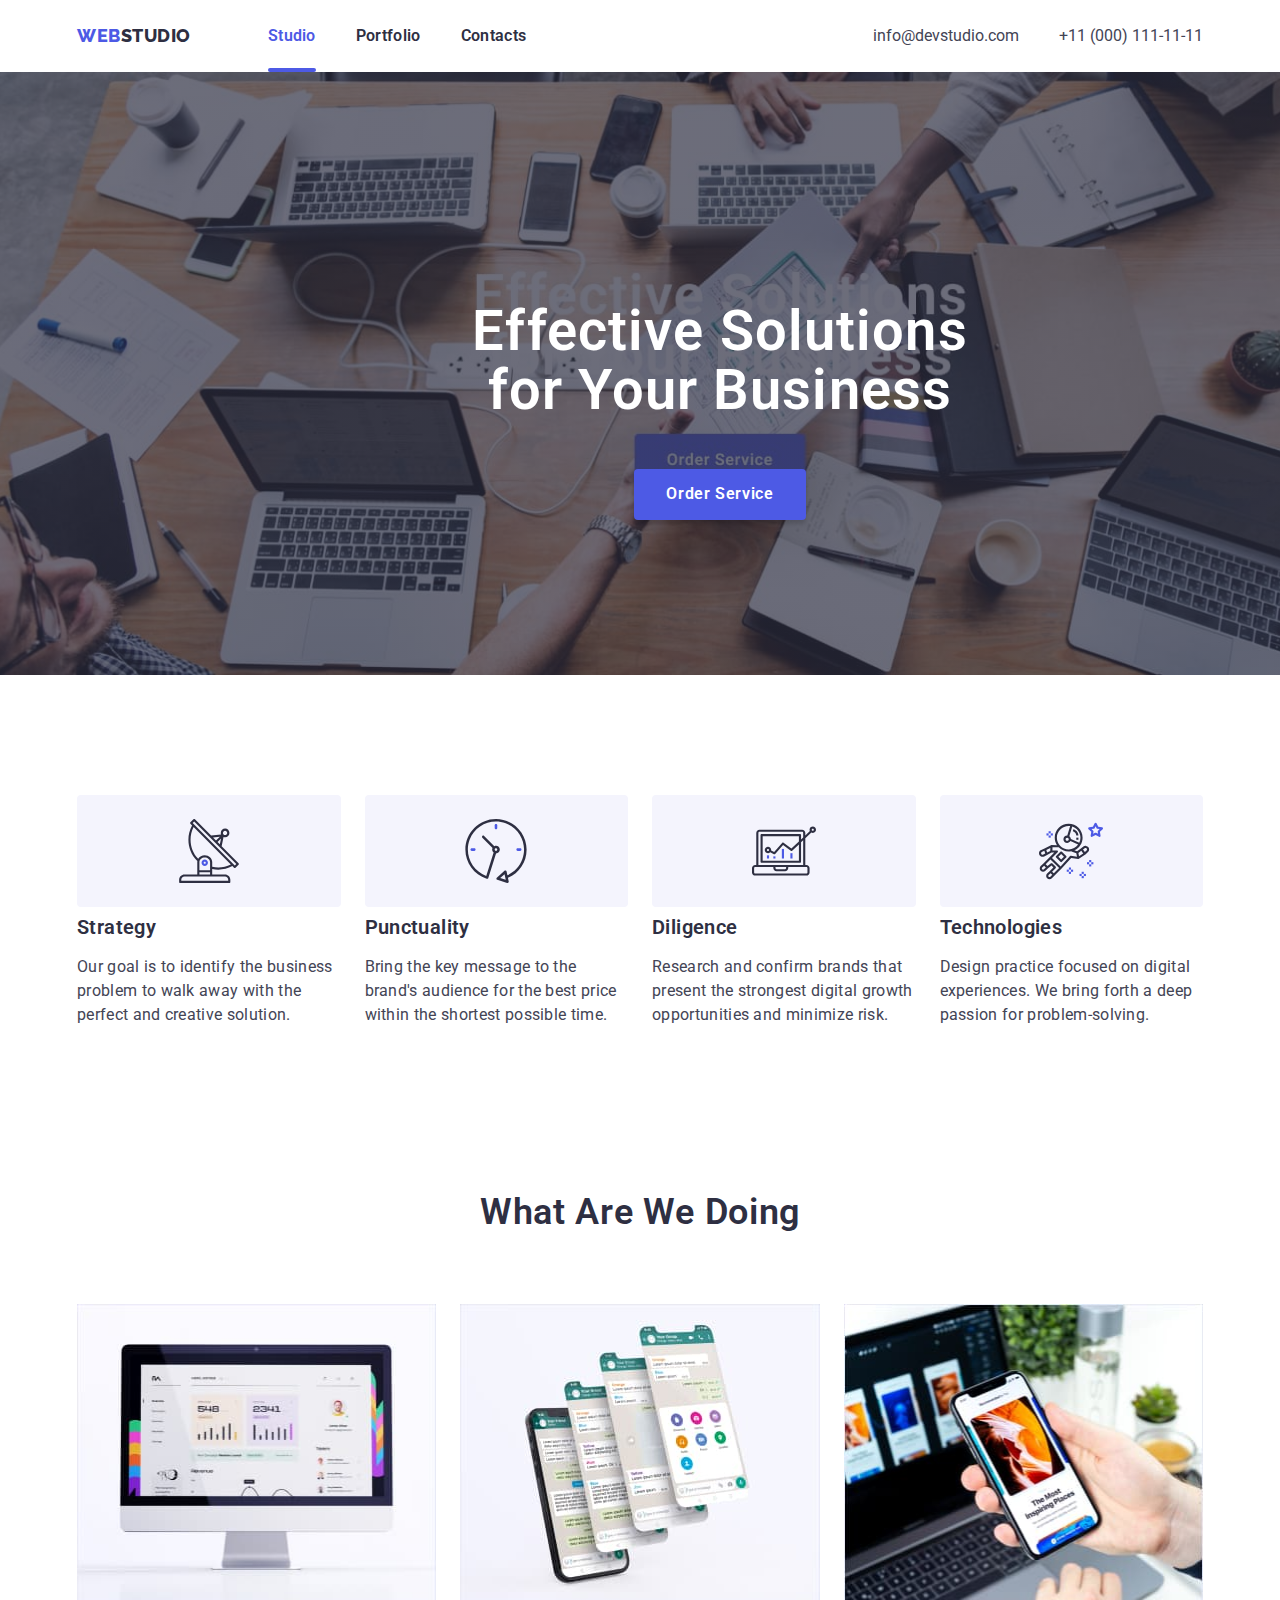
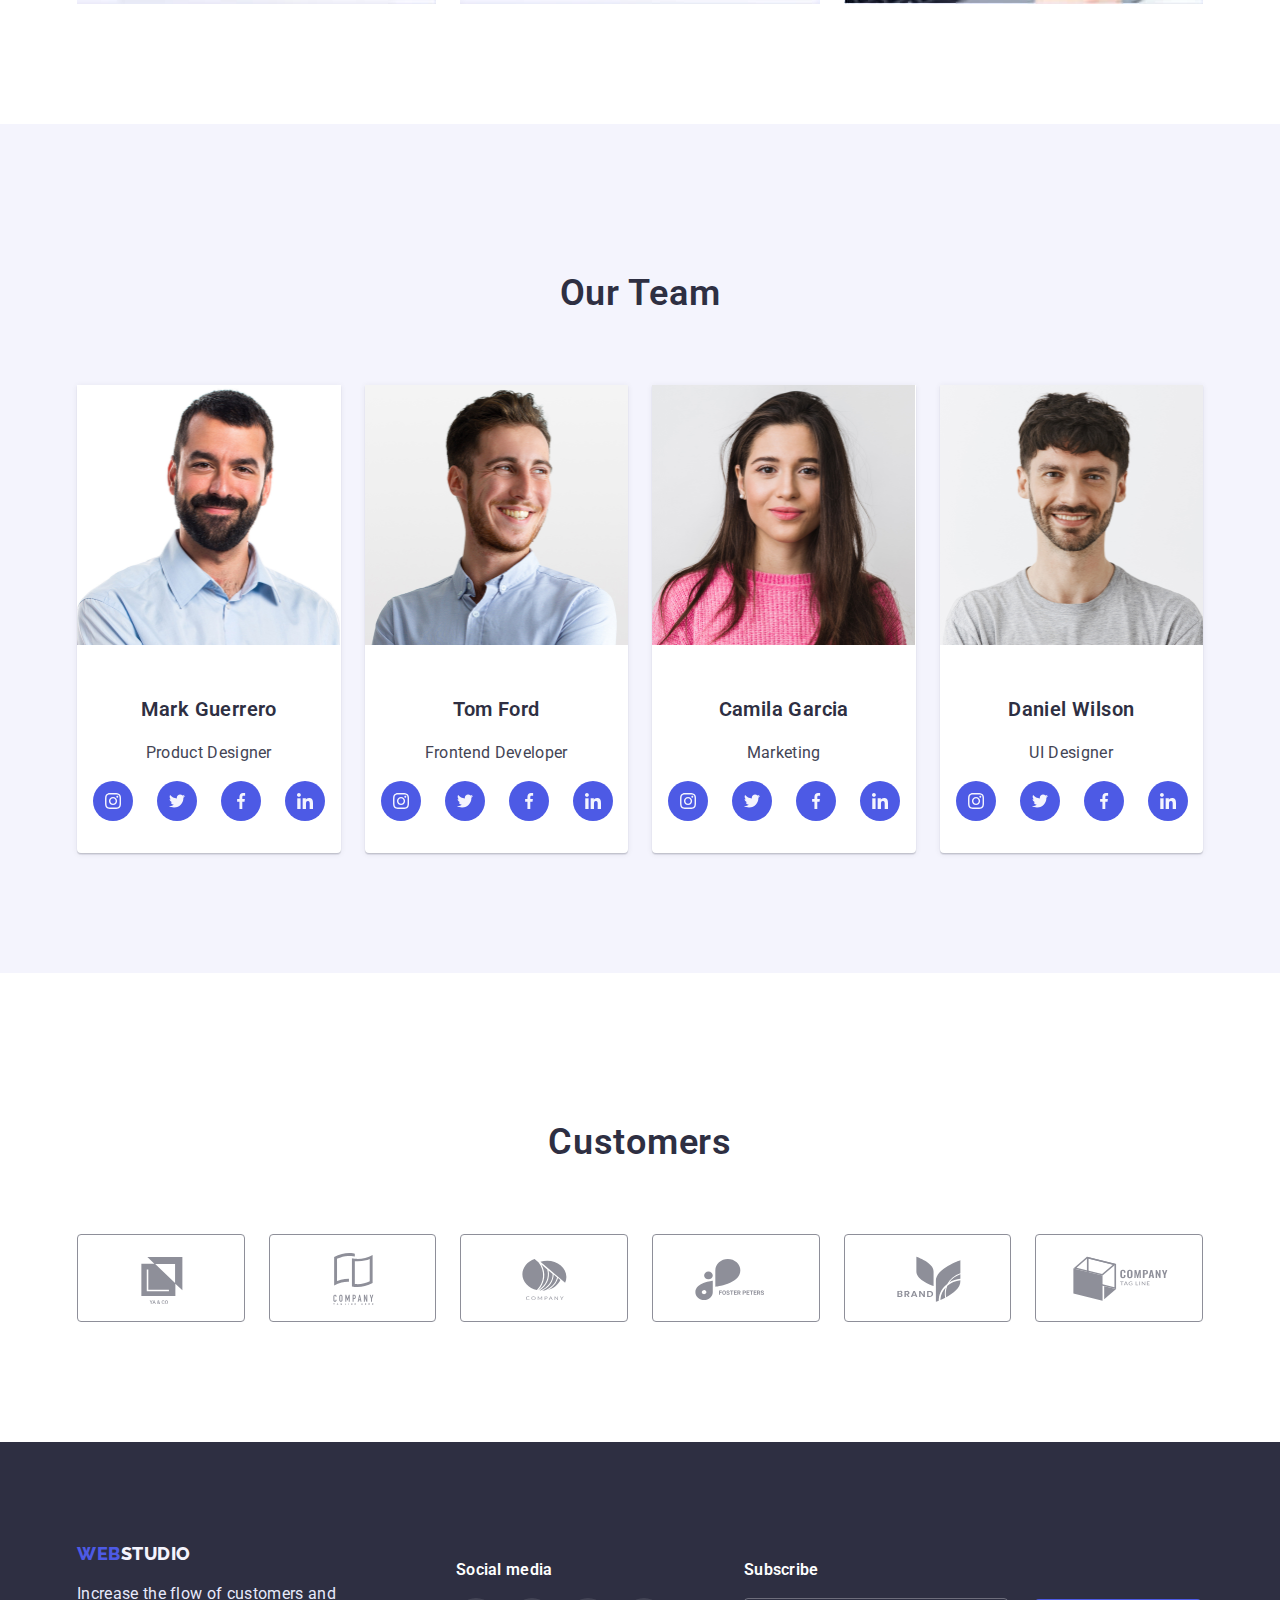
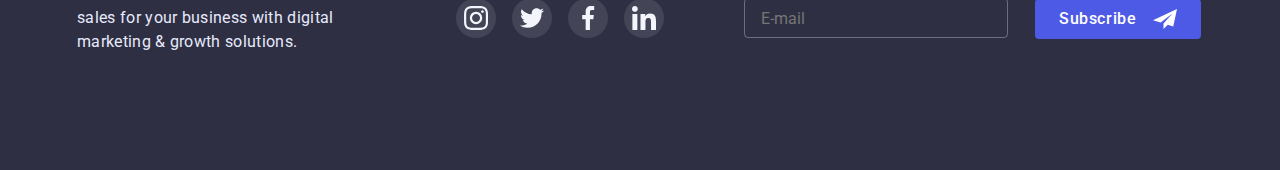
<file: index.html>
<!DOCTYPE html>
<html lang="en">
<head>
    <meta charset="UTF-8">
    <meta http-equiv="X-UA-Compatible" content="IE=edge">
    <meta name="viewport" content="width=device-width, initial-scale=1.0">
    <title>Main page</title>
    <link rel="stylesheet" href="https://cdn.jsdelivr.net/npm/modern-normalize@1.1.0/modern-normalize.min.css">
    <link href="https://fonts.googleapis.com/css2?family=Raleway:wght@700&family=Roboto:wght@400;500;700;900&display=swap" rel="stylesheet">
    <link rel="stylesheet" href="./styles/styles.css">
</head>
<body>
<!-- HEADER -->
    <header>
        <div class="container page-header-container">
            <!-- logo and sections -->
            <nav class="nav-section">
                <a class="logo" href="./index.html">Web<span class="logo-studio-up">Studio</span></a>
                <ul class="nav-list">
                    <li class="nav-list-item"><a class="nav-list-item-link nav-list-item-mobile-link current underline-studio" href="./index.html">Studio</a></li>
                    <li class="nav-list-item"><a class="nav-list-item-link nav-list-item-mobile-link" href="./portfolio.html">Portfolio</a></li>
                    <li class="nav-list-item"><a class="nav-list-item-link nav-list-item-mobile-link" href="#">Contacts</a></li>
                </ul>
            </nav>
            <button type="button" class="icon-burger-btn js-open-menu" >
                <svg class="icon-burger">
                    <use href="./images/svg/sprite-svg.svg#icon-burger"></use>
                </svg>
            </button>
            <!-- contacts -->
            <ul class="contact-list">
                <li class="contact-item"><a class="contact-item-link contact-item-mobile-link" href="mailto:info@devstudio.com">info@devstudio.com</a></li>
                <li class="contact-item"><a class="contact-item-link contact-item-mobile-link" href="tel:+110001111111">+11 (000) 111-11-11</a></li>
            </ul>
        </div>
        <!-- MOBILE MENU -->
        <div class="mobile-menu js-menu-container" >
            <div class="container mobile-menu-container js-close-menu">
                <button type="button" class="mobile-menu-close-btn" >
                    <svg class="mobile-menu-close-icon">
                        <use href="./images/svg/sprite-svg.svg#icon-close"></use>
                    </svg>
                </button>
                <ul class="nav-list-mobile">
                    <li class="nav-list-item-mobile"><a class="nav-list-item-mobile-link" href="./index.html">Studio</a></li>
                    <li class="nav-list-item-mobile"><a class="nav-list-item-mobile-link" href="./portfolio.html">Portfolio</a></li>
                    <li class="nav-list-item-mobile"><a class="nav-list-item-mobile-link" href="#">Contacts</a></li>
                </ul>
                <ul class="contact-list-mobile">
                    <li class="contact-item-mobile"><a class="contact-item-mobile-phone-link" href="tel:+110001111111">+11 (000) 111-11-11</a></li>
                    <li class="contact-item-mobile"><a class="contact-item-mobile-email-link" href="mailto:info@devstudio.com">info@devstudio.com</a></li>
                </ul>
                <div class="soc-media-div-mobile-menu">
                    <ul class="soc-media-list">
                        <li class="soc-media-list-item-mobile">
                            <a href="#" class="social-list-link-mobile">
                                <svg class="social-icon-mobile" width="24px" height="24px">
                                    <use href="./images/svg/sprite-svg.svg#icon-instagram"></use>
                                </svg>
                            </a>
                        </li>
                        <li class="soc-media-list-item-mobile">
                            <a href="#" class="social-list-link-mobile">
                                <svg class="social-icon-mobile" width="24px" height="24px">
                                    <use href="./images/svg/sprite-svg.svg#icon-twitter"></use>
                                </svg>
                            </a>
                        </li>
                        <li class="soc-media-list-item-mobile">
                            <a href="#" class="social-list-link-mobile">
                                <svg class="social-icon-mobile" width="24px" height="24px">
                                    <use href="./images/svg/sprite-svg.svg#icon-facebook"></use>
                                </svg>
                            </a>
                        </li>
                        <li class="soc-media-list-item-mobile">
                            <a href="#" class="social-list-link-mobile">
                                <svg class="social-icon-mobile" width="24px" height="24px">
                                    <use href="./images/svg/sprite-svg.svg#icon-linkedin"></use>
                                </svg>
                            </a>
                        </li>
                    </ul>
                </div>
            </div>
        
        </div>
    </header>
<!-- MAIN PART -->
    <main>
        <!-- "hero" section -->
        <section class="container hero-section background">
            <div class="hero-section-div">
                <h1 class="hero-section-title">Effective Solutions<br>for Your Business</h1>
                <button class="hero-button" data-modal-open>Order Service</button>
            </div>
        </section>
        <!-- principles section -->
        <section class="principles">
            <div class="container principles-div">
                <h2 class="principles-section-title" hidden>Our principles</h2>
                <ul class="principles-section-list">
                    <li class="principles-section-list-item">
                        <div class="principle-icon-div">
                            <svg class="principle-icon" width="64px" height="64px">
                                <use href="./images/svg/sprite-svg.svg#icon-antenna"></use>
                            </svg>
                        </div>
                        <h3 class="principles-section-list-item-header">Strategy</h3>
                        <p class="principles-section-list-item-text">Our goal is to identify the business problem to walk away with the perfect and creative solution.</p>
                    </li>
                    <li class="principles-section-list-item">
                        <div class="principle-icon-div">
                            <svg class="principle-icon" width="64px" height="64px">
                                <use href="./images/svg/sprite-svg.svg#icon-clock"></use>
                            </svg>
                        </div>
                        <h3 class="principles-section-list-item-header">Punctuality</h3>
                        <p class="principles-section-list-item-text">Bring the key message to the brand's audience for the best price within the shortest possible time.</p>
                    </li>
                    <li class="principles-section-list-item">
                        <div class="principle-icon-div">
                            <svg class="principle-icon" width="64px" height="64px">
                                <use href="./images/svg/sprite-svg.svg#icon-diagram"></use>
                            </svg>
                        </div>
                        <h3 class="principles-section-list-item-header">Diligence</h3>
                        <p class="principles-section-list-item-text">Research and confirm brands that present the strongest digital growth opportunities and minimize risk.</p>
                    </li>
                    <li class="principles-section-list-item">
                        <div class="principle-icon-div">
                            <svg class="principle-icon" width="64px" height="64px">
                                <use href="./images/svg/sprite-svg.svg#icon-astronaut"></use>
                            </svg>
                        </div>
                        <h3 class="principles-section-list-item-header">Technologies</h3>
                        <p class="principles-section-list-item-text">Design practice focused on digital experiences. We bring forth a deep passion for problem-solving.</p>
                    </li>
                </ul>
            </div>         
        </section>
        <!-- "what are we doing" section  -->
        <section class="what-we-are-doing">
            <div class="container what-we-are-doing-div">
                <h2 class="what-we-are-doing-header">What Are We Doing</h2>
                <ul class="what-we-are-doing-list">
                    <li class="img-doing-item"><img src="images/what_are_we_doing/img.jpg" alt="img1"></li>
                    <li class="img-doing-item"><img src="images/what_are_we_doing/img-1.jpg" alt="img2"></li>
                    <li class="img-doing-item"><img src="images/what_are_we_doing/img-2.jpg" alt="img3"></li>
                </ul>
            </div>
        </section>
        <!-- "our team" section -->
        <section class="our-team">
            <div class="container our-team-div container-2">
                <h2 class="our-team-header">Our Team</h2>
                <ul  class="our-team-list">
                    <li class="our-team-list-item">
                        <img 
                        class="our-team-list-item-img"
                        srcset="images/team/mobile/img-0@2x.jpg" 
                        src="images/team/mobile/img-0@1x.jpg" 
                        alt="Mark Guerrero">
                        <div class="our-team-list-item-header-and-text">
                            <h3 class="our-team-list-item-header">Mark Guerrero</h3>
                            <p class="our-team-list-item-text">Product Designer</p>
                            <ul class="social-media-list">
                                <li class="social-media-list-item">
                                    <a href="#" class="social-list-link">
                                        <svg class="social-icon" width="16px" height="16px">
                                            <use href="./images/svg/sprite-svg.svg#icon-instagram"></use>
                                        </svg>
                                    </a>
                                </li>
                                <li class="social-media-list-item">
                                    <a href="#" class="social-list-link">
                                        <svg class="social-icon" width="16px" height="16px">
                                            <use href="./images/svg/sprite-svg.svg#icon-twitter"></use>
                                        </svg>
                                    </a>
                                </li>
                                <li class="social-media-list-item">
                                    <a href="#" class="social-list-link">
                                        <svg class="social-icon" width="16px" height="16px">
                                            <use href="./images/svg/sprite-svg.svg#icon-facebook"></use>
                                        </svg>
                                    </a>
                                </li>
                                <li class="social-media-list-item">
                                    <a href="#" class="social-list-link">
                                        <svg class="social-icon" width="16px" height="16px">>
                                            <use href="./images/svg/sprite-svg.svg#icon-linkedin"></use>
                                        </svg>
                                    </a>
                                </li>
                            </ul>
                        </div>
                    </li>
                    <li class="our-team-list-item">
                        <img 
                        class="our-team-list-item-img"
                        srcset="images/team/mobile/img-1@2x.jpg"  
                        src="images/team/mobile/img-1@1x.jpg" 
                        alt="Tom Ford">
                        <div class="our-team-list-item-header-and-text">
                            <h3 class="our-team-list-item-header">Tom Ford</h3>
                            <p class="our-team-list-item-text">Frontend Developer</p>
                            <ul class="social-media-list">
                                <li class="social-media-list-item">
                                    <a href="#" class="social-list-link">
                                        <svg class="social-icon" width="16px" height="16px">
                                            <use href="./images/svg/sprite-svg.svg#icon-instagram"></use>
                                        </svg>
                                    </a>
                                </li>
                                <li class="social-media-list-item">
                                    <a href="#" class="social-list-link">
                                        <svg class="social-icon" width="16px" height="16px">
                                            <use href="./images/svg/sprite-svg.svg#icon-twitter"></use>
                                        </svg>
                                    </a>
                                </li>
                                <li class="social-media-list-item">
                                    <a href="#" class="social-list-link">
                                        <svg class="social-icon" width="16px" height="16px">
                                            <use href="./images/svg/sprite-svg.svg#icon-facebook"></use>
                                        </svg>
                                    </a>
                                </li>
                                <li class="social-media-list-item">
                                    <a href="#" class="social-list-link">
                                        <svg class="social-icon" width="16px" height="16px">>
                                            <use href="./images/svg/sprite-svg.svg#icon-linkedin"></use>
                                        </svg>
                                    </a>
                                </li>
                            </ul>
                        </div>
                    </li>
                    <li class="our-team-list-item">
                        <img 
                        class="our-team-list-item-img"
                        srcset="images/team/mobile/img-2@2x.jpg"  
                        src="images/team/mobile/img-1@2x.jpg" 
                        alt="Camila Garcia">
                        <div class="our-team-list-item-header-and-text">
                            <h3 class="our-team-list-item-header">Camila Garcia</h3>
                            <p class="our-team-list-item-text">Marketing</p>
                            <ul class="social-media-list">
                                <li class="social-media-list-item">
                                    <a href="#" class="social-list-link">
                                        <svg class="social-icon" width="16px" height="16px">
                                            <use href="./images/svg/sprite-svg.svg#icon-instagram"></use>
                                        </svg>
                                    </a>
                                </li>
                                <li class="social-media-list-item">
                                    <a href="#" class="social-list-link">
                                        <svg class="social-icon" width="16px" height="16px">
                                            <use href="./images/svg/sprite-svg.svg#icon-twitter"></use>
                                        </svg>
                                    </a>
                                </li>
                                <li class="social-media-list-item">
                                    <a href="#" class="social-list-link">
                                        <svg class="social-icon" width="16px" height="16px">
                                            <use href="./images/svg/sprite-svg.svg#icon-facebook"></use>
                                        </svg>
                                    </a>
                                </li>
                                <li class="social-media-list-item">
                                    <a href="#" class="social-list-link">
                                        <svg class="social-icon" width="16px" height="16px">>
                                            <use href="./images/svg/sprite-svg.svg#icon-linkedin"></use>
                                        </svg>
                                    </a>
                                </li>
                            </ul>
                        </div>
                    </li>
                    <li class="our-team-list-item">
                        <img 
                        class="our-team-list-item-img"
                        srcset="images/team/mobile/img-3@2x.jpg"  
                        src="images/team/mobile/img-3@1x.jpg" 
                        alt="Daniel Wilson">
                        <div class="our-team-list-item-header-and-text">
                            <h3 class="our-team-list-item-header">Daniel Wilson</h3>
                            <p class="our-team-list-item-text">UI Designer</p>
                            <ul class="social-media-list">
                                <li class="social-media-list-item">
                                    <a href="#" class="social-list-link">
                                        <svg class="social-icon" width="16px" height="16px">
                                            <use href="./images/svg/sprite-svg.svg#icon-instagram"></use>
                                        </svg>
                                    </a>
                                </li>
                                <li class="social-media-list-item">
                                    <a href="#" class="social-list-link">
                                        <svg class="social-icon" width="16px" height="16px">
                                            <use href="./images/svg/sprite-svg.svg#icon-twitter"></use>
                                        </svg>
                                    </a>
                                </li>
                                <li class="social-media-list-item">
                                    <a href="#" class="social-list-link">
                                        <svg class="social-icon" width="16px" height="16px">
                                            <use href="./images/svg/sprite-svg.svg#icon-facebook"></use>
                                        </svg>
                                    </a>
                                </li>
                                <li class="social-media-list-item">
                                    <a href="#" class="social-list-link">
                                        <svg class="social-icon" width="16px" height="16px">>
                                            <use href="./images/svg/sprite-svg.svg#icon-linkedin"></use>
                                        </svg>
                                    </a>
                                </li>
                            </ul>
                        </div>
                    </li>
                </ul>
            </div>           
        </section>
        <!-- customer's section -->
        <section class="customers-section">
            <div class="container customers-div  container-2">
                <h2 class="customers-header">Customers</h2>
                <ul class="customers-list">
                    <li class="customers-list-item">
                        <a href="#" class="customers-list-link">
                            <svg class="customers-icon">
                                <use href="./images/svg/sprite-svg.svg#icon-logo"></use>
                            </svg>
                        </a>
                    </li>
                    <li class="customers-list-item">
                        <a href="#" class="customers-list-link">
                            <svg class="customers-icon">
                                <use href="./images/svg/sprite-svg.svg#icon-logo-1"></use>
                            </svg>
                        </a>
                    </li>
                    <li class="customers-list-item">
                        <a href="#" class="customers-list-link">
                            <svg class="customers-icon">
                                <use href="./images/svg/sprite-svg.svg#icon-logo-2"></use>
                            </svg>
                        </a>
                    </li>
                    <li class="customers-list-item">
                        <a href="#" class="customers-list-link">
                            <svg class="customers-icon">
                                <use href="./images/svg/sprite-svg.svg#icon-logo-3"></use>
                            </svg>
                        </a>
                    </li>
                    <li class="customers-list-item">
                        <a href="#" class="customers-list-link">
                            <svg class="customers-icon">
                                <use href="./images/svg/sprite-svg.svg#icon-logo-4"></use>
                            </svg>
                        </a>
                    </li>
                    <li class="customers-list-item">
                        <a href="#" class="customers-list-link">
                            <svg class="customers-icon">
                                <use href="./images/svg/sprite-svg.svg#icon-logo-5"></use>
                            </svg>
                        </a>
                    </li>

                </ul>

            </div>

        </section>
    </main>
<!-- FOOTER -->
<footer class="footer">
    <div class="container footer-div container-2">
        <div class="text-and-logo-div">
            <a class="logo-footer" href="./index.html"><span class="logo-web logo-footer-desktop">Web</span><span class="logo-studio-down">Studio</span></a>
            <p class="footer-text">
                Increase the flow of customers and <br>
                sales for your business with digital <br>
                marketing & growth solutions.
            </p>
        </div>
        <div class="soc-media-div">
            <p class="soc-media-p">Social media</p>
            <ul class="soc-media-list-mobile soc-media-list-tablet soc-media-list-desktop">
                <li class="soc-media-list-item">
                    <a href="#" class="social-list-link-footer">
                        <svg class="social-icon-footer" width="24px" height="24px">
                            <use href="./images/svg/sprite-svg.svg#icon-instagram"></use>
                        </svg>
                    </a>
                </li>
                <li class="soc-media-list-item">
                    <a href="#" class="social-list-link-footer">
                        <svg class="social-icon-footer" width="24px" height="24px">
                            <use href="./images/svg/sprite-svg.svg#icon-twitter"></use>
                        </svg>
                    </a>
                </li>
                <li class="soc-media-list-item">
                    <a href="#" class="social-list-link-footer">
                        <svg class="social-icon-footer" width="24px" height="24px">
                            <use href="./images/svg/sprite-svg.svg#icon-facebook"></use>
                        </svg>
                    </a>
                </li>
                <li class="soc-media-list-item">
                    <a href="#" class="social-list-link-footer">
                        <svg class="social-icon-footer" width="24px" height="24px">>
                            <use href="./images/svg/sprite-svg.svg#icon-linkedin"></use>
                        </svg>
                    </a>
                </li>
            </ul>      
        </div>
                                     <!-- SUBSCRIBE -->
        <form class="subscribe-div">
            <label class="subscribe-label">
                <p class="subscribe-form-input-desc">Subscribe</p>
                <input 
                type="email" 
                class="subscribe-form-input" 
                name="subscribe-email" 
                required
                pattern="[a-z0-9._%+-]+@[a-z0-9.-]+\.[a-z]{2,4}$" 
                placeholder="E-mail">
            </label>
            <button type="submit" class="subscribe-form-submit">Subscribe
                <svg class="subsctibe-icon" width="24px" height="24px">
                    <use href="./images/svg/sprite-svg.svg#icon-subscribe"></use>
                </svg>
            </button>
        </form>
    </div>
</footer>
<!-- MODAL WINDOW -->
<div class="backdrop is-hidden" data-modal>
    <div class="modal-window">
        <button type="button" class="modal-close-btn" data-modal-close>
            <svg class="modal-window-close-icon">
                <use href="./images/svg/sprite-svg.svg#icon-close"></use>
            </svg>
        </button>
        <form class="modal-form">
            <p class="modal-form-text">Leave your contacts and we will call you back</p>
            <label class="modal-form-field">
                <span class="modal-form-input-decs">Name</span>
                <span class="modal-form-input-wrapper">
                    <input type="text" name="user-name" class="modal-form-input" required pattern="[a-zA-Z]+" minlength="2">
                    <svg class="modal-form-input-icon">
                        <use href="./images/svg/sprite-svg.svg#icon-person"></use>
                    </svg>
                </span>
            </label>
            <label class="modal-form-field">
                <span class="modal-form-input-decs">Phone</span>
                <span class="modal-form-input-wrapper">
                    <input type="tel" name="user-phone" class="modal-form-input" required
                        pattern="[0-9]{3}-[0-9]{3}-[0-9]{2}-[0-9]{2}" title="XXX-XXX-XX-XX">
                    <svg class="modal-form-input-icon">
                        <use href="./images/svg/sprite-svg.svg#icon-phone"></use>
                    </svg>
                </span>
            </label>
            <label class="modal-form-field">
                <span class="modal-form-input-decs">Email</span>
                <span class="modal-form-input-wrapper">
                    <input type="email" name="user-email" class="modal-form-input" required
                        pattern="[a-z0-9._%+-]+@[a-z0-9.-]+\.[a-z]{2,4}$">
                    <svg class="modal-form-input-icon">
                        <use href="./images/svg/sprite-svg.svg#icon-email"></use>
                    </svg>
                </span>
            </label>
            <label class="modal-form-field">
                <span class="modal-form-input-decs">Comment</span>
                <textarea name="user-message" class="modal-form-message" placeholder="Text input"></textarea>
            </label>
            <input id="user policy" type="checkbox" class="modal-form-check visually-hidden" name="user-policy">
            <label for="user policy" class="modal-form-check-desc">I accept the terms and conditions of the&nbsp;<a
                    href="#">Privacy Policy</a></label>
            <button type="submit" class="modal-form-submit">Send</button>
        </form>
    </div>
</div>
<script src="./js/mobile-menu.js"></script>
<script src="./js/modal.js"></script>
</body>
</html>
</file>
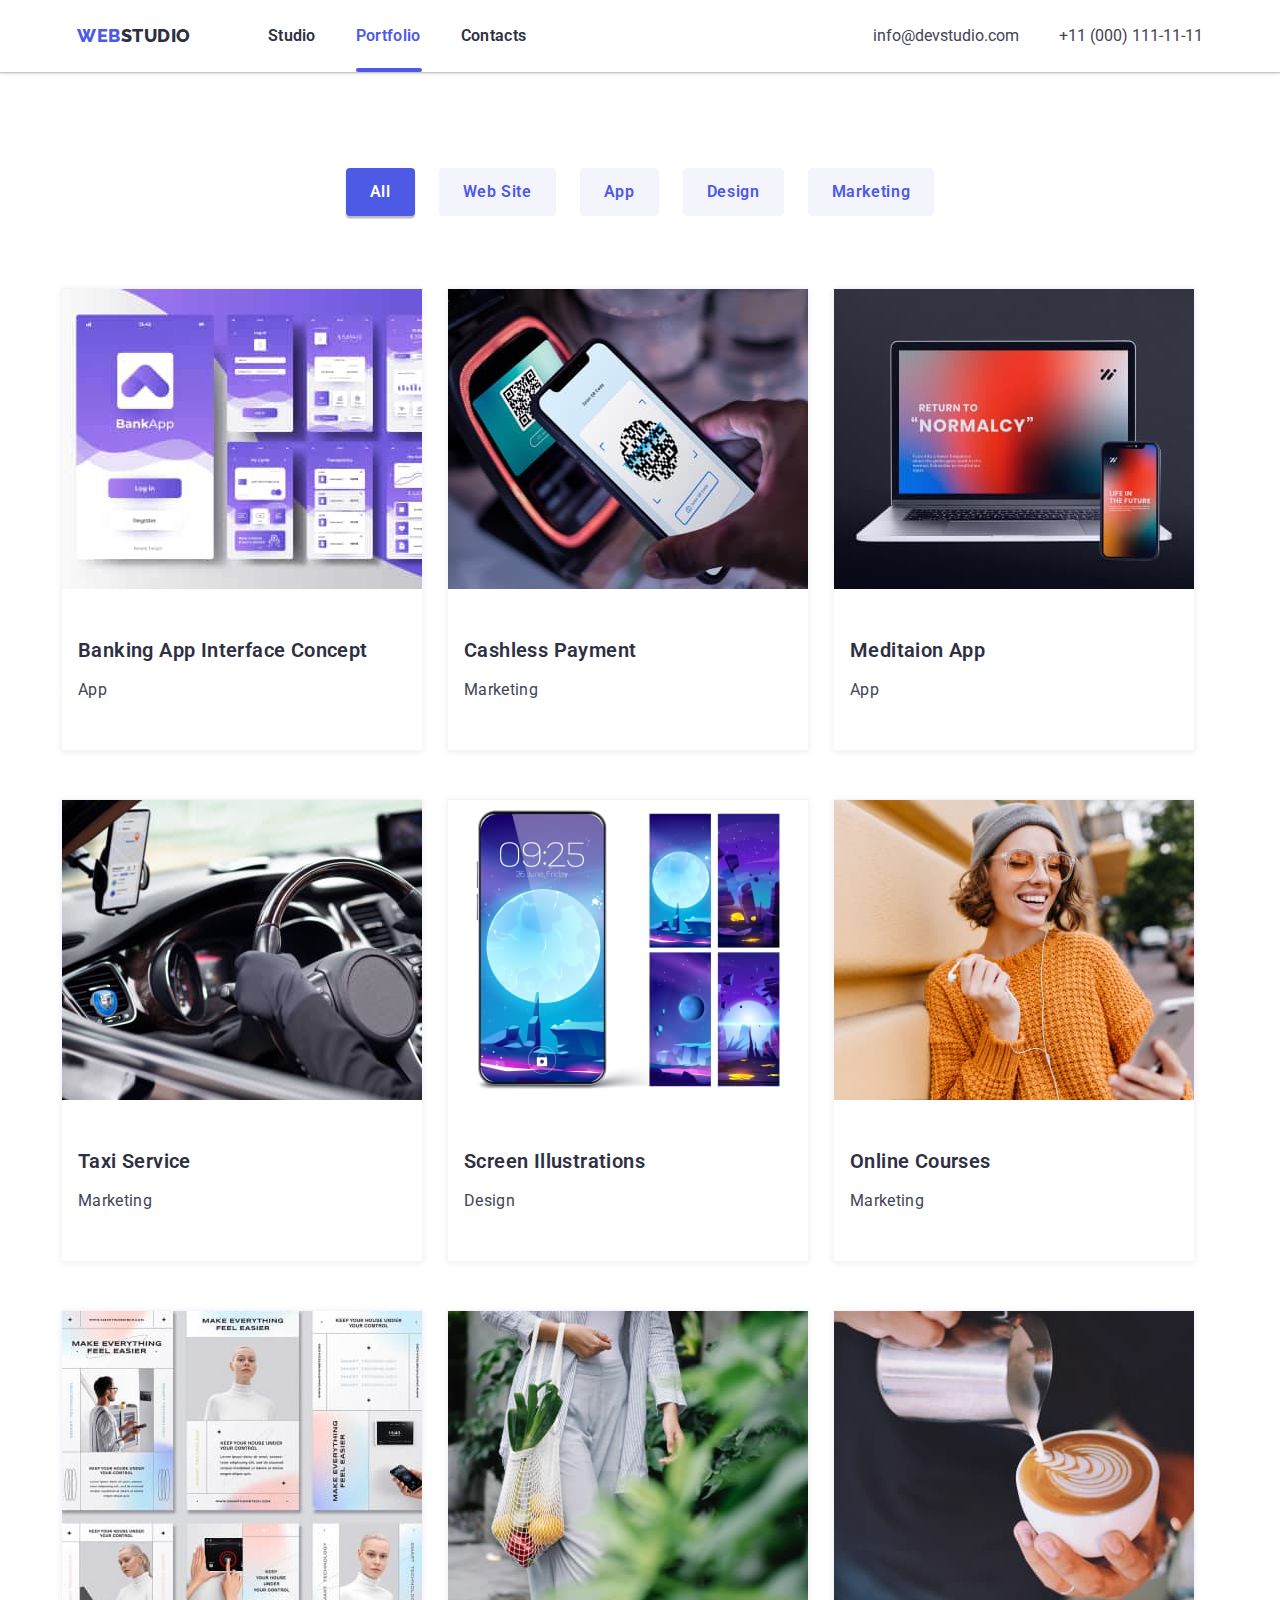
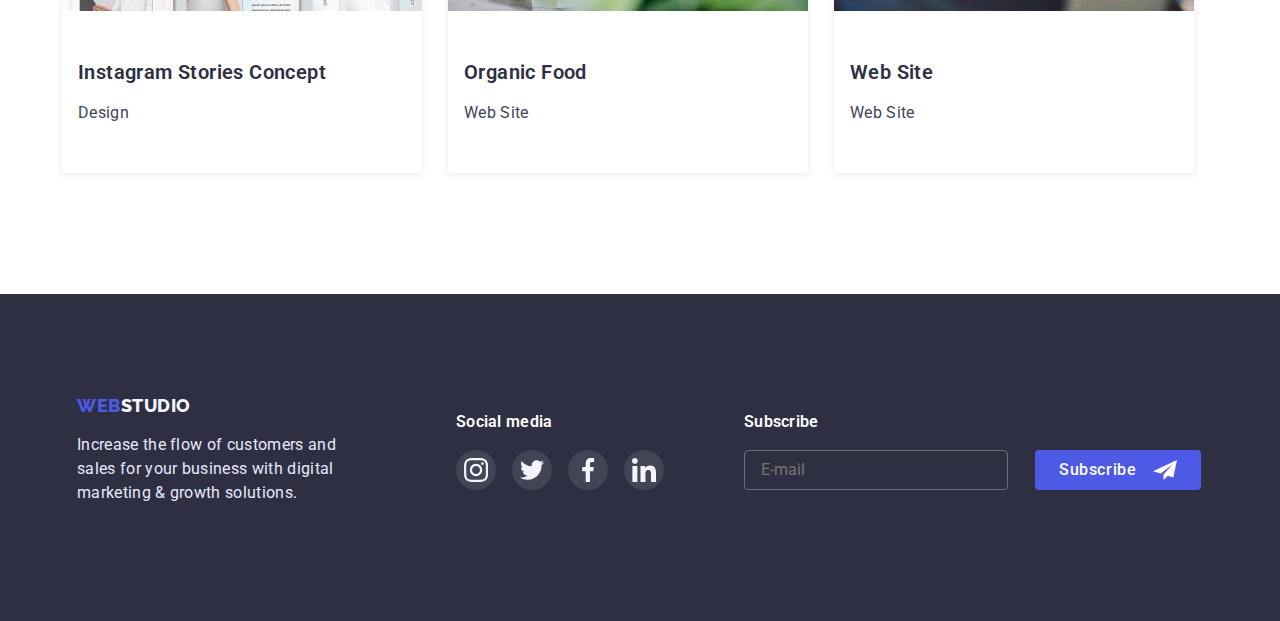
<file: portfolio.html>
<!DOCTYPE html>
<html lang="en">
    <meta charset="UTF-8">
    <meta http-equiv="X-UA-Compatible" content="IE=edge">
    <meta name="viewport" content="width=device-width, initial-scale=1.0">
    <title>Portfolio</title>
    <link rel="stylesheet" href="https://cdn.jsdelivr.net/npm/modern-normalize@1.1.0/modern-normalize.min.css">
    <link href="https://fonts.googleapis.com/css2?family=Raleway:wght@700&family=Roboto:wght@400;500;700;900&display=swap"
    rel="stylesheet">
    <link rel="stylesheet" href="./styles/styles.css">
</head>
<body>
    <!-- HEADER -->
    <header class="header-box">
        <div class="container page-header-container">
            <!-- logo and sections -->
            <nav class="nav-section">
                <a class="logo" href="./index.html">Web<span class="logo-studio-up">Studio</span></a>
                <ul class="nav-list">
                    <li class="nav-list-item"><a class="nav-list-item-link" href="./index.html">Studio</a></li>
                    <li class="nav-list-item"><a class="nav-list-item-link current underline-portfolio" href="./portfolio.html">Portfolio</a></li>
                    <li class="nav-list-item"><a class="nav-list-item-link" href="#">Contacts</a></li>
                </ul>
            </nav>
            <!-- contacts -->
            <ul class="contact-list">
                <li class="contact-item"><a class="contact-item-link" href="mailto:info@devstudio.com">info@devstudio.com</a></li>
                <li class="contact-item"><a class="contact-item-link" href="tel:+110001111111">+11 (000) 111-11-11</a></li>
            </ul>
        </div>
    </header>

    <main>
        <!-- Examples of photos -->
        <section class="gallery">
            <div class="container gallery-div">
                <h1 class="gallery-title" hidden>Gallery</h1>
                    <ul class="button-filters-list">
                        <li class="button-filters-list-item"><button class="button-filter button-filter-active" type="button">All</button></li>
                        <li class="button-filters-list-item"><button class="button-filter" type="button">Web Site</button></li>
                        <li class="button-filters-list-item"><button class="button-filter" type="button">App</button></li>
                        <li class="button-filters-list-item"><button class="button-filter" type="button">Design</button></li>
                        <li class="button-filters-list-item"><button class="button-filter" type="button">Marketing</button></li>
                    </ul>
                <ul class="gallery-list">
                    <li class="gallery-list-item">
                        <a href="#" class="gallery-list-item-link">
                            <div class="overlay-div">
                                <img src="./images/portfolio/img-1.jpg" width="360" alt="Banking App Interface Concept">
                                <div class="overlay">
                                    <p>
                                        14 Stylish and User-Friendly App Design Concepts · Task Manager App · Calorie Tracker App · Exotic Fruit Ecommerce App ·
                                        Cloud Storage App
                                    </p>
                                </div>
                            </div>
                            <div class="gallery-header-and-text">
                                <h2 class="gallery-list-title">Banking App Interface Concept</h2>
                                <p class="gallery-list-text">App</p>
                            </div>
                        </a>
                    </li>
                    <li class="gallery-list-item">
                        <a href="#" class="gallery-list-item-link">
                            <div class="overlay-div">
                                <img src="./images/portfolio/img-2.jpg" width="360" alt="Cashless Payment">
                                <div class="overlay">>
                                    <p>
                                        14 Stylish and User-Friendly App Design Concepts · Task Manager App · Calorie Tracker App · Exotic Fruit Ecommerce
                                        App ·
                                        Cloud Storage App
                                    </p>
                                </div>
                            </div>
                            <div class="gallery-header-and-text">
                                <h2 class="gallery-list-title">Cashless Payment</h2>
                                <p class="gallery-list-text">Marketing</p>
                            </div>
                        </a>
                    </li>
                    <li class="gallery-list-item">
                        <a href="#" class="gallery-list-item-link">
                            <div class="overlay-div">
                                <img src="./images/portfolio/img-3.jpg" width="360" alt="Meditaion App">
                                <div class="overlay">
                                    <p>
                                        14 Stylish and User-Friendly App Design Concepts · Task Manager App · Calorie Tracker App · Exotic Fruit Ecommerce
                                        App ·
                                        Cloud Storage App
                                    </p>
                                </div>
                            </div>
                            <div class="gallery-header-and-text">
                                <h2 class="gallery-list-title">Meditaion App</h2>
                                <p class="gallery-list-text">App</p>
                            </div>
                        </a>
                    </li>
                    <li class="gallery-list-item">
                        <a href="#" class="gallery-list-item-link">
                            <div class="overlay-div">
                                <img src="./images/portfolio/img-4.jpg" width="360" alt="Taxi Service">
                                <div class="overlay">
                                    <p>
                                        14 Stylish and User-Friendly App Design Concepts · Task Manager App · Calorie Tracker App · Exotic Fruit Ecommerce
                                        App ·
                                        Cloud Storage App
                                    </p>
                                </div>
                            </div>
                            <div class="gallery-header-and-text">
                                <h2 class="gallery-list-title">Taxi Service</h2>
                                <p class="gallery-list-text">Marketing</p>
                            </div>
                        </a>
                    </li>
                    <li class="gallery-list-item">
                        <a href="#" class="gallery-list-item-link">
                            <div class="overlay-div">
                                <img src="./images/portfolio/img-5.jpg" width="360" alt="Screen Illustrations">
                                <div class="overlay">
                                    <p>
                                        14 Stylish and User-Friendly App Design Concepts · Task Manager App · Calorie Tracker App · Exotic Fruit Ecommerce
                                        App ·
                                        Cloud Storage App
                                    </p>
                                </div>
                            </div>
                            <div class="gallery-header-and-text">
                                <h2 class="gallery-list-title">Screen Illustrations</h2>
                                <p class="gallery-list-text">Design</p>
                            </div>
                        </a>
                    </li>
                    <li class="gallery-list-item">
                        <a href="#" class="gallery-list-item-link">
                            <div class="overlay-div">
                                <img src="./images/portfolio/img-6.jpg" width="360" alt="Online Courses">
                                <div class="overlay">
                                    <p>
                                        14 Stylish and User-Friendly App Design Concepts · Task Manager App · Calorie Tracker App · Exotic Fruit Ecommerce
                                        App ·
                                        Cloud Storage App
                                    </p>
                                </div>
                            </div>
                            <div class="gallery-header-and-text">
                                <h2 class="gallery-list-title">Online Courses</h2>
                                <p class="gallery-list-text">Marketing</p>
                            </div>
                        </a>
                    </li>
                    <li class="gallery-list-item">
                        <a href="#" class="gallery-list-item-link">
                            <div class="overlay-div">
                                <img src="./images/portfolio/img-7.jpg" width="360" alt="Instagram Stories Concept">
                                <div class="overlay">
                                    <p>
                                        14 Stylish and User-Friendly App Design Concepts · Task Manager App · Calorie Tracker App · Exotic Fruit Ecommerce
                                        App ·
                                        Cloud Storage App
                                    </p>
                                </div>
                            </div>
                            <div class="gallery-header-and-text">
                                <h2 class="gallery-list-title">Instagram Stories Concept</h2>
                                <p class="gallery-list-text">Design</p>
                            </div>
                        </a>
                    </li>
                    <li class="gallery-list-item">
                        <a href="#" class="gallery-list-item-link">
                            <div class="overlay-div">
                                <img src="./images/portfolio/img-8.jpg" width="360" alt="Organic Food">
                                <div class="overlay">
                                    <p>
                                        14 Stylish and User-Friendly App Design Concepts · Task Manager App · Calorie Tracker App · Exotic Fruit Ecommerce
                                        App ·
                                        Cloud Storage App
                                    </p>
                                </div>
                            </div>
                            <div class="gallery-header-and-text">
                                <h2 class="gallery-list-title">Organic Food</h2>
                                <p class="gallery-list-text">Web Site</p>
                            </div>
                        </a>
                    </li>
                    <li class="gallery-list-item">
                        <a href="#" class="gallery-list-item-link">
                            <div class="overlay-div">
                                <img src="./images/portfolio/img-9.jpg" width="360" height="300" alt="Fresh Coffee">
                                <div class="overlay">
                                    <p>
                                        14 Stylish and User-Friendly App Design Concepts · Task Manager App · Calorie Tracker App · Exotic Fruit Ecommerce
                                        App ·
                                        Cloud Storage App
                                    </p>
                                </div>
                            </div>
                            <div class="gallery-header-and-text">
                                <h2 class="gallery-list-title">Web Site</h2>
                                <p class="gallery-list-text">Web Site</p>
                            </div>
                        </a>
                    </li>
                </ul>
            </div>
        </section>
    </main>

    <!-- FOOTER -->
<footer class="footer">
    <div class="container footer-div">
        <div class="text-and-logo-div">
            <a class="logo" href="./index.html"><span class="logo-web">Web</span><span
                    class="logo-studio-down">Studio</span></a>
            <p class="footer-text">
                Increase the flow of customers and <br>
                sales for your business with digital <br>
                marketing & growth solutions.
            </p>
        </div>
        <div class="soc-media-div">
            <p class="soc-media-p">Social media</p>
            <ul class="soc-media-list soc-media-list-desktop">
                <li class="soc-media-list-item">
                    <a href="#" class="social-list-link-footer">
                        <svg class="social-icon-footer" width="24px" height="24px">
                            <use href="./images/svg/sprite-svg.svg#icon-instagram"></use>
                        </svg>
                    </a>
                </li>
                <li class="soc-media-list-item">
                    <a href="#" class="social-list-link-footer">
                        <svg class="social-icon-footer" width="24px" height="24px">
                            <use href="./images/svg/sprite-svg.svg#icon-twitter"></use>
                        </svg>
                    </a>
                </li>
                <li class="soc-media-list-item">
                    <a href="#" class="social-list-link-footer">
                        <svg class="social-icon-footer" width="24px" height="24px">
                            <use href="./images/svg/sprite-svg.svg#icon-facebook"></use>
                        </svg>
                    </a>
                </li>
                <li class="soc-media-list-item">
                    <a href="#" class="social-list-link-footer">
                        <svg class="social-icon-footer" width="24px" height="24px">>
                            <use href="./images/svg/sprite-svg.svg#icon-linkedin"></use>
                        </svg>
                    </a>
                </li>
            </ul>
        </div>
        <form class="subscribe-div">
            <label class="subscribe-label">
                <p class="subscribe-form-input-desc">Subscribe</p>
                <input 
                type="email" 
                class="subscribe-form-input" 
                name="subscribe-email" 
                required
                pattern="[a-z0-9._%+-]+@[a-z0-9.-]+\.[a-z]{2,4}$" 
                placeholder="E-mail">
            </label>
            <button type="submit" class="subscribe-form-submit">Subscribe
                <svg class="subsctibe-icon" width="24px" height="24px">
                    <use href="./images/svg/sprite-svg.svg#icon-subscribe"></use>
                </svg>
            </button>
        </form>
    </div>     
</footer>
<script src="./js/modal.js"></script>
</body>
</html>
</file>
<file: styles/styles.css>
/* GENERAL */
:root {
    --primary-brand-color: #4D5AE5;
    --shadow-headings-color: #2E2F42;
    --success-color: #31D0AA;
    --body-text-color: #434455;
    --helper-text-color: #8E8F99;
    --accent-color: #E7E9FC;
    --light-mode-color: #F4F4FD;
    --light-background-color: #FFFFFF;
    --hero-button-click: #404BBF;
    --modal-window-bg: #FCFCFC;
    --transition-dur-and-func: cubic-bezier(0.4, 0, 0.2, 1);
}
body {
    font-family: 'Roboto', sans-serif;
    color: var(--body-text-color);
    margin: 0;
} */
                                        /* STYLES RESET */
h1, h2, h3, h4, h5, h6, p{
    margin-top: 0;
    margin-bottom: 0;
}
ul, ol {
    margin-top: 0;
    margin-bottom: 0;
    margin-left: 0;
    padding-inline-start: 0;
    list-style-type: none;
}
img{
    display:block;
    max-width: 100%;
}
button{
    cursor:pointer;
}

/* ДЛЯ МОБІЛЬНИХ */
.container {
    width: 428px;
    padding-left: 16px;
    padding-right: 16px;
    margin-left: auto;
    margin-right: auto;
}
@media screen and (min-width: 428px) and (max-width: 767px) {
    .container {
    width: 428px;
}
}
/* ДЛЯ ПЛАНШЕТІВ */
@media screen and (min-width: 768px) {
    .container {
    width: 768px;
    padding-left: 16px;
    padding-right: 16px;
    margin-left: auto;
    margin-right: auto;6
    }
}
/* ДЛЯ ДЕСКТОПІВ */
@media screen and (min-width: 1200px) {
    .container {
        width: 1158px;
    }
}
.icon-burger{
    width: 32px;
    height: 22px;
    fill: var(--shadow-headings-color);
}



/* MOBILE FIRST */

@media screen and (max-width: 767px) {

/* HEADER */
.logo,
.nav-list-item-link,
.contact-item-link {
    text-decoration: none;
}

.logo {
    font-family: 'Raleway', sans-serif;
    font-weight: 800;
    font-size: 18px;
    line-height: 1.3;
    letter-spacing: 0.03em;
    text-transform: uppercase;
    color: var(--primary-brand-color);
    margin-right: 77px;
    text-decoration: none;
    margin-right: 77px;
}

.logo-studio-up {
    font-family: 'Raleway', sans-serif;
    font-weight: 800;
    font-size: 18px;
    line-height: 1.3;
    letter-spacing: 0.03em;
    color: var(--shadow-headings-color);
}

.nav-list,
.contact-list {
    display: none;

}

.page-header-container {
    display: flex;
    align-items: center;
    justify-content: space-between;

    padding-top: 24px;
    padding-bottom: 24px;
}

.icon-burger-btn {
    background-color: transparent;
    border: none;
    padding: 0;
    line-height: 0px;
}

.mobile-menu {
    position: fixed;
    width: 100%;
    height: 100%;
    background-color: var(--light-background-color);
    top: 0;
    left: 0;
    z-index: 1000;

    transform: opacity 250ms var(--transition-dur-and-func),
        visibility 250ms var(--transition-dur-and-func);

    opacity: 0;
    visibility: hidden;
    pointer-events: none;
    overflow-y: scroll;
}

.mobile-menu.is-open {
    opacity: 1;
    visibility: visible;
    pointer-events: auto;
}

.mobile-menu-close-btn {
    background-color: var(--accent-color);
    border: 1px solid rgba(0, 0, 0, 0.1);
    width: 24px;
    height: 24px;
    padding: 0;
    border-radius: 50%;

    display: flex;
    justify-content: center;
    align-items: center;

    position: absolute;
    top: 40px;
    right: 15px;

    transition: fill 250ms var(--transition-dur-and-func),
        background-color 250ms var(--transition-dur-and-func);
}

.mobile-menu-close-icon {
    width: 8px;
    height: 8px;
}

.mobile-menu-close-btn:hover,
.mobile-menu-close-btn:focus {
    fill: var(--light-background-color);
    background-color: var(--hero-button-click);
}

.mobile-menu-container {
    position: relative;
    padding-top: 80px;
    padding-left: 40px;
    padding-bottom: 40px;
}

.nav-list-mobile {
    list-style-type: none;
    margin-top: 0;
    margin-bottom: 284px;
    margin-left: 0;
    padding-inline-start: 0;
    list-style-type: none;
}

.nav-list-item-mobile:not(:last-child) {
    margin-bottom: 40px;
}

.nav-list-item-mobile-link {
    font-weight: 700;
    font-size: 16px;
    line-height: 1.11;
    letter-spacing: 0.02em;
    color: var(--shadow-headings-color);
    text-decoration: none;

    transition: color 250ms var(--transition-dur-and-func);
}

.nav-list-item-mobile-link:hover,
.nav-list-item-mobile-link:active,
.nav-list-item-mobile-link:focus,
.contact-item-mobile-phone-link:hover,
.contact-item--mobile-phone-link:visited,
.contact-item-mobile-email-link:hover,
.contact-item--mobile-email-link:visited {
    color: var(--primary-brand-color);
}

.contact-item-mobile-phone-link {
    font-weight: 600;
    font-size: 36px;
    line-height: 1.11;
    text-decoration: none;
    letter-spacing: 0.02em;
    color: var(--body-text-color);

    transition: color 250ms var(--transition-dur-and-func);
}

.contact-item-mobile {
    transition: color 250ms var(--transition-dur-and-func);
}

.contact-item-mobile:not(:last-child) {
    margin-bottom: 40px;
}

.contact-item-mobile:hover,
.contact-item-mobile:focus {
    color: var(--primary-brand-color);
}

.contact-item-mobile-email-link {
    font-weight: 500;
    font-size: 20px;
    line-height: 1.2;
    letter-spacing: 0.02em;
    text-decoration: none;
    color: var(--body-text-color);

    transition: color 250ms var(--transition-dur-and-func);
}

.social-list-link-mobile {
    display: flex;
    justify-content: center;
    align-items: center;
    width: 40px;
    height: 40px;
    border-radius: 50%;
    background: var(--primary-brand-color);
}

.social-icon-mobile {
    fill: var(--light-background-color);
}

.soc-media-list {
    margin-top: 48px;
    display: flex;
}

.soc-media-list-item-mobile:not(:last-child) {
    margin-right: 56px;
}

/* HERO */
 .background {
     margin-left: auto;
     margin-right: auto;
     height: 432px;
     max-width: 428px;
     background-image: linear-gradient(rgba(46, 47, 66, 0.7), rgba(46, 47, 66, 0.7)), url("../images/hero/mobile/hero-mobile@1x.jpg");
     background-repeat: no-repeat;
     background-position: center;
     background-size: cover;
 }  

@media screen and (min-device-pixel-ration:2) and (max-width: 767px),
screen and (min-resolution: 192dpi) and (max-width: 767px),
screen and (min-resolution: 2dppx) and (max-width: 767px) {
    .background {
        background-image: linear-gradient(rgba(46, 47, 66, 0.7), rgba(46, 47, 66, 0.7)), url("../images/hero/mobile/hero-mobile@2x.jpg");
    }
}
.hero-section-title{
    font-weight: 700;
    font-size: 36px;
    line-height: 1.11;
    letter-spacing: 0.02em;
    color: var(--light-background-color);
    margin-bottom: ;

}
.hero-section-div {
    display: flex;
    flex-direction: column;
    align-items: center;
    justify-items: center;
}

.hero-button:hover,
.subscribe-form-submit:hover {
    background: var(--primary-brand-color);
    box-shadow: 0px 1px 6px rgba(46, 47, 66, 0.08), 0px 1px 1px rgba(46, 47, 66, 0.16), 0px 2px 1px rgba(46, 47, 66, 0.08);
}

.hero-button:active,
.subscribe-form-submit:active {
    background: var(--hero-button-click);
    box-shadow: 0px 4px 4px rgba(0, 0, 0, 0.15);
}
.hero-button {
    font-family: inherit;
    padding: 16px 32px;
    background: var(--primary-brand-color);
    box-shadow: 0px 4px 4px rgba(0, 0, 0, 0.15);
    border-radius: 4px;
    border: none;

    font-weight: 500;
    font-size: 16px;
    line-height: 1.5;
    letter-spacing: 0.04em;
    color: var(--light-background-color);
    transition: box-shadow 250ms var(--transition-dur-and-func), background-color 250ms var(--transition-dur-and-func);
}
.hero-section-div{
    padding-top: 112px;
    padding-bottom: 112px;
    text-align: center;
}


/* OUR PRINCIPLES */

.principles-section-list-item-header {
    font-weight: 700;
    font-size: 36px;
    line-height: 1.11;
    letter-spacing: 0.02em;
    color: var(--shadow-headings-color);
    text-align: center;
}

.principles-section-list-item-text {
    font-weight: 500;
    font-size: 16px;
    line-height: 1.5;
    letter-spacing: 0.02em;
    color: var(--body-text-color);
}

/* .principles-section-list {
    display: flex;
} */

/* .principles-section-list-item {
    width: calc((100% - 24px * 3) / 4);
} */

.principles-section-list-item:not(:last-child) {
    margin-bottom: 72px;
}

.principles {
    padding-top: 96px;
    padding-bottom: 96px;
}

.principles-section-list-item-header {
    margin: 8px 0px;
}

.principle-icon-div {
    height: 624px;
    display: block;
    margin-left: auto;
    margin-right: auto;
    background-color: var(--light-mode-color);
    border-radius: 4px;

    visibility: hidden;
    position: absolute;  
}

/* WHAT WE ARE DOING */
.what-we-are-doing {
    visibility: hidden;
    position: absolute;

}

/* OUR TEAM */
.our-team-header,
.customers-header {
    font-weight: 700;
    font-size: 36px;
    line-height: 1.11;
    letter-spacing: 0.02em;
    color: var(--shadow-headings-color);
    margin-bottom: 72px;
    text-align: center;
}

.our-team-list-item-header {
    font-weight: 500;
    font-size: 20px;
    line-height: 1.2;
    letter-spacing: 0.02em;
    color: var(--shadow-headings-color);
    text-align: center;
    margin: 0;
}

.our-team-list-item-text {
    font-size: 16px;
    line-height: 1.5;
    letter-spacing: 0.02em;
    color: var(--body-text-color);
}

.our-team {
    background-color: var(--light-mode-color);
    padding-top: 96px;
    padding-bottom: 128px;
}

.our-team-list-item {
    background-color: var(--light-background-color);
    box-shadow: 0px 1px 6px rgba(46, 47, 66, 0.08), 0px 1px 1px rgba(46, 47, 66, 0.16), 0px 2px 1px rgba(46, 47, 66, 0.08);
    border-radius: 0px 0px 4px 4px;
}

.our-team-list-item {
    max-width: 264px;
    margin-left: auto;
    margin-right: auto;
}

.our-team-list-item-header-and-text {
    padding: 32px 16px;
}

.our-team-list-item:not(:last-child) {
    margin-bottom: 72px;
}

.our-team-header {
    text-align: center;
}

.our-team-list {
    display: block;
}

.our-team-list-item-text {
    margin-top: 8px;
    margin-bottom: 0px;
    text-align: center;
}

.social-media-list {
    margin-top: 8px;
    display: flex;
    list-style-type: none;
}

.social-list-link {
    text-decoration: none;

}

.social-media-list-item:not(:last-child) {
    margin-right: 24px;
}

.social-list-link {
    display: flex;
    justify-content: center;
    align-items: center;
    width: 40px;
    height: 40px;
    border-radius: 50%;
    background-color: var(--primary-brand-color);
}

.social-icon {
    fill: var(--light-mode-color);
}

/* CUSTOMERS */

.customers-list {
    list-style-type: none;
    display: flex;
    flex-wrap: wrap;
}

.customers-section {
    padding: 96px 0px;
}

.customers-list-link {
    display: flex;
    height: 88px;
    justify-content: center;
    align-items: center;
    border-radius: 4px;
    border: 1px solid var(--helper-text-color);
    border-radius: 4px;
    

    transition: border 250ms var(--transition-dur-and-func);
}

.customers-list-item:not(:last-child) {
    margin-bottom: 72px;
}

.customers-list-item:nth-child(2n+1){
  margin-right: 16px;
}

.customers-list-item {
    width: calc((100% - 16px) / 2);
}

.customers-list-link:hover>.customers-icon,
.customers-list-link:focus>.customers-icon {
    fill: var(--primary-brand-color);
}

.customers-list-link:hover,
.customers-list-link:focus {
    border: 1px solid var(--primary-brand-color);
}

.customers-icon {
    fill: var(--helper-text-color);
    width: 110px;
    height: 56px;

    transition: fill 250ms var(--transition-dur-and-func)
}

/* FOOTER */

.footer {
    background-color: var(--shadow-headings-color);
    padding-top: 96px;
    padding-bottom: 96px;
}

.text-and-logo-div, .soc-media-div {
    width: 268px;
    margin-left: auto;
    margin-right: auto;
    text-align: center;
    margin-bottom: 72px;

}

.footer-text {
    font-size: 16px;
    line-height: 24px;
    letter-spacing: 0.02em;
    color: var(--accent-color);
    margin-top: 16px;
    text-align: left;
}

.logo-footer{
    font-family: 'Raleway', sans-serif;
    font-weight: 800;
    font-size: 18px;
    line-height: 1.3;
    letter-spacing: 0.03em;
    text-transform: uppercase;
    color: var(--primary-brand-color);
    text-decoration: none;
    
}

.logo-studio-down {
    font-family: 'Raleway', sans-serif;
    font-weight: 800;
    font-size: 18px;
    line-height: 1.3;
    letter-spacing: 0.03em;
    color: var(--light-mode-color);
}

.soc-media-list-mobile {
    list-style-type: none;
    display: flex;
    justify-content: center;
  
}

.soc-media-p {
    font-weight: 500;
    font-size: 16px;
    line-height: 1.5;
    letter-spacing: 0.02em;
    color: var(--light-background-color);
    margin-bottom: 16px;
}

.soc-media-list-item:not(:last-child) {
    margin-right: 16px;
}

.social-icon-footer {
    fill: var(--light-mode-color);
}

.social-list-link-footer {
    display: flex;
    justify-content: center;
    align-items: center;
    width: 40px;
    height: 40px;
    border-radius: 50%;
    background: rgba(255, 255, 255, 0.1);

    transition: background-color 250ms var(--transition-dur-and-func);
}

.social-list-link-footer:hover,
.social-list-link-footer:focus {
    background-color: var(--success-color);
}

/* SUBSCIBE */

.subscribe-form-input-desc {
    font-weight: 500;
    font-size: 16px;
    line-height: 1.5;
    letter-spacing: 0.02em;
    color: var(--light-background-color);
    margin-bottom: 16px;
    text-align: center;
}

.subscribe-form-input {
    height: 40px;
    width: 100%;
    background-color: transparent;
    justify-content: center;
 
    border: 1px solid rgba(255, 255, 255, 0.3);
    border-radius: 4px;

    margin-bottom: 16px;

    transition: border-color 250ms var(--transition-dur-and-func);
}

.subscribe-form-submit {
    font-family: inherit;
    padding: 8px 24px;

    background: var(--primary-brand-color);
    border-radius: 4px;
    border: none;

    font-weight: 500;
    font-size: 16px;
    line-height: 1.5;
    letter-spacing: 0.04em;

    color: var(--light-background-color);

    align-self: center;
    height: 40px;

    display: inline-flex;

    margin-left: calc((100% - 165px) / 2);
    margin-right: calc((100% - 165px) / 2);

    transition: box-shadow 250ms var(--transition-dur-and-func),
        background-color 250ms var(--transition-dur-and-func);
}

.subsctibe-icon {
    margin-left: 16px;
}
.subscribe-div{
    justify-content: center;
}

/* MODAL WINDOW */

.backdrop {
    position: fixed;
    z-index: 100;
    top: 0;
    left: 0;
    width: 100%;
    height: 100%;
    background-color: rgba(46, 47, 66, 0.4);

    transition: opacity 250ms var(--transition-dur-and-func), visibility 250ms var(--transition-dur-and-func);
}

.modal-window {
    width: 392px;
    height: 586px;
    background-color: var(--modal-window-bg);

    position: absolute;
    top: 50%;
    left: 50%;
    transform: translate(-50%, -50%);

    box-shadow: 0px 1px 1px rgba(0, 0, 0, 0.14), 0px 1px 3px rgba(0, 0, 0, 0.12), 0px 2px 1px rgba(0, 0, 0, 0.2);
    border-radius: 4px;

    padding: 72px 16px 24px 16px;
    overflow-y: scroll;
}

.modal-window-close-icon {
    width: 8px;
    height: 8px;
}

.modal-close-btn {
    background-color: var(--accent-color);
    border: 1px solid rgba(0, 0, 0, 0.1);
    width: 24px;
    height: 24px;
    padding: 0;
    border-radius: 50%;

    display: flex;
    justify-content: center;
    align-items: center;

    position: absolute;
    top: 24px;
    right: 24px;

    transition: fill 250ms var(--transition-dur-and-func),
        background-color 250ms var(--transition-dur-and-func);
}

.modal-close-btn:hover,
.modal-close-btn:focus {
    fill: var(--light-background-color);
    background-color: var(--hero-button-click);
}

.backdrop.is-hidden {
    opacity: 0;
    visibility: hidden;
    pointer-events: none;
}

.modal-form {
    display: flex;
    flex-direction: column;
}

.modal-form-input {
    width: 100%;
    height: 40px;
    border: 1px solid rgba(33, 33, 33, 0.2);
    border-radius: 4px;
    background-color: var(--modal-window-bg);
    padding-left: 38px;

    transition: border-color 250ms var(--transition-dur-and-func);
}

.modal-form-input-decs {
    display: block;
    font-size: 12px;
    line-height: 1.33;
    letter-spacing: 0.04em;
    color: var(--helper-text-color);
    margin-bottom: 4px;
}

.modal-form-field {
    margin-bottom: 8px;
}

.modal-form-input-icon {
    display: block;
    width: 18px;
    height: 18px;

    transition: fill 250ms var(--transition-dur-and-func);

    position: absolute;
    top: 50%;
    left: 0;
    transform: translate(0, -50%);
    left: 16px;

    fill: var(--shadow-headings-color);
}

.modal-form-input-wrapper {
    position: relative;
    display: block;
}

.modal-form-input:focus,
.modal-form-message:focus,
.subscribe-form-input:focus {
    border-color: var(--primary-brand-color);
    outline: none;
}

.modal-form-input:focus+.modal-form-input-icon {
    fill: var(--primary-brand-color);
}

.modal-form-message {
    resize: none;
    width: 100%;
    height: 120px;
    padding: 8px 16px;
    border-radius: 4px;
    background-color: var(--modal-window-bg);

    transition: border-color 250ms var(--transition-dur-and-func);


    font-size: 12px;
    line-height: 1.33;
    letter-spacing: 0.04em;

    border: 1px solid rgba(33, 33, 33, 0.2);
}

.modal-form-message::placeholder {
    color: rgba(117, 117, 117, 0.5);
}

.modal-form-check-desc::before {
    display: block;
    content: '';
    height: 16px;
    width: 16px;
    border: 1.25px solid var(--shadow-headings-color);
    border-radius: 2px;
    cursor: pointer;
    margin-right: 8px;

    transition: background-color 250ms var(--transition-dur-and-func),
        border 250ms var(--transition-dur-and-func);
}

.modal-form-check:checked+.modal-form-check-desc::before {
    background-image: url("../images/svg/checkbox.svg");
    background-color: var(--hero-button-click);
    border: none;
    background-repeat: no-repeat;
    background-position: center;
}

.modal-form-check:focus+.modal-form-check-desc::before {
    border-color: var(--primary-brand-color);
    outline: none;
}

.visually-hidden {
    position: absolute;
    width: 1px;
    height: 1px;
    margin: -1px;
    padding: 0;
    overflow: hidden;
    border: 0;
    clip: rect(0 0 0 0);
}

.modal-form-check-desc {
    display: flex;
    align-items: center;
    font-size: 12px;
    line-height: 1.33;
    letter-spacing: 0.04em;
    margin-bottom: 24px;
}

.modal-form-submit {
    font-family: inherit;
    padding: 16px 32px;
    background: var(--primary-brand-color);
    box-shadow: 0px 4px 4px rgba(0, 0, 0, 0.15);
    border-radius: 4px;
    border: none;

    font-weight: 500;
    font-size: 16px;
    line-height: 1.18;
    letter-spacing: 0.04em;
    color: var(--light-background-color);
    align-self: center;
    transition: box-shadow 250ms var(--transition-dur-and-func),
        background-color 250ms var(--transition-dur-and-func);
}

.modal-form-submit:hover,
.subscribe-form-submit:hover {
    background: var(--primary-brand-color);
    box-shadow: 0px 1px 6px rgba(46, 47, 66, 0.08), 0px 1px 1px rgba(46, 47, 66, 0.16), 0px 2px 1px rgba(46, 47, 66, 0.08);
}

.modal-form-submit:active,
.subscribe-form-submit:active {
    background: var(--hero-button-click);
    box-shadow: 0px 4px 4px rgba(0, 0, 0, 0.15);
}

.modal-form-text {
    font-weight: 500;
    font-size: 16px;
    line-height: 1.5;

    text-align: center;
    letter-spacing: 0.02em;
    color: var(--shadow-headings-color);

    margin-bottom: 16px;
}






}








/* TABLET */

@media screen and (min-width: 768px) and (max-width: 1199px) {

    .mobile-menu {
        display: none;
    }

    .icon-burger-btn {
        display: none;
    }
    
    .background {
        margin-left: auto;
        margin-right: auto;
        height: 436px;
        max-width: 768px;
        background-image: linear-gradient(rgba(46, 47, 66, 0.7), rgba(46, 47, 66, 0.7)), url("../images/hero/tablet/hero-tablet@1x.jpg");
        background-repeat: no-repeat;
        background-position: center;
        background-size: cover;
    }

    @media screen and (min-device-pixel-ration:2) and (min-width: 768px),
    screen and (min-resolution: 192dpi) and (min-width: 768px),
    screen and (min-resolution: 2dppx) and (min-width: 768px) {
        .background {
            background-image: linear-gradient(rgba(46, 47, 66, 0.7), rgba(46, 47, 66, 0.7)), url("../images/hero/tablet/hero-tablet@2x.jpg");
        }
    }
    
        /* HEADER */
    
    .logo,
    .nav-list-item-link,
    .contact-item-link {
        text-decoration: none;
    }

    .logo {
        font-family: 'Raleway', sans-serif;
        font-weight: 800;
        font-size: 18px;
        line-height: 1.3;
        letter-spacing: 0.03em;
        text-transform: uppercase;
        color: var(--primary-brand-color);
        margin-right: 77px;
        text-decoration: none;
        margin-right: 120px;
    }

    .logo-studio-up {
        font-family: 'Raleway', sans-serif;
        font-weight: 800;
        font-size: 18px;
        line-height: 1.3;
        letter-spacing: 0.03em;
        color: var(--shadow-headings-color);
    }

    .nav-list-item-link {
        font-weight: 500;
        font-size: 16px;
        line-height: 1.5;
        letter-spacing: 0.02em;
        color: var(--shadow-headings-color);

        position: relative;

        transition: color 250ms var(--transition-dur-and-func);
    }
    
    .contact-item-link {
        font-size: 12px;
        line-height: 1.33;
        color: var(--body-text-color);
        text-decoration: none;

        transition: color 250ms var(--transition-dur-and-func);
    }
    
    .nav-list,
    .contact-list,
    .button-filters-list,
    .gallery-list,
    .principles-section-list,
    .what-we-are-doing-list,
    .our-team-list {
        list-style: none;
    }

    .nav-list-item-link:hover,
    .nav-list-item-link:active,
    .nav-list-item-link:focus,
    .contact-item-link:hover,
    .contact-item-link:visited {
        color: var(--primary-brand-color);
    }
    
    .page-header-container {
        display: flex;
        align-items: center;
    }
    
    .header-box {
        box-shadow: 0px 2px 1px rgba(46, 47, 66, 0.08), 0px 1px 1px rgba(46, 47, 66, 0.16), 0px 1px 6px rgba(46, 47, 66, 0.08);
    }
    
    .nav-section,
    .nav-list {
        display: flex;
        align-items: center;
    }
    
    .contact-list {
        margin-left: auto;
        padding-top: 24px;
        padding-bottom: 9px;
    }
    
    .nav-list-item:not(:last-child) {
         margin-right: 40px;
    }
    
    .nav-list-item-link {
        display: block;
        padding-top: 24px;
        padding-bottom: 24px;
    }
    
    .current {
        color: var(--primary-brand-color);
    }
    
    .underline-portfolio::after {
        content: '';
        display: block;
        width: 66px;
        height: 4px;
        border-radius: 2px;
        background-color: var(--primary-brand-color);
    
        bottom: 0;
        left: 0;
        position: absolute;
    }
    
    .underline-studio::after {
        content: '';
        display: block;
        width: 48px;
        height: 4px;
        border-radius: 2px;
        background-color: var(--primary-brand-color);
    
        position: absolute;
        bottom: 0;
        left: 0;
    }
    
        /* HERO */
    
    .background {
        margin-left: auto;
        margin-right: auto;
        height: 436px;
        max-width: 768px;
        background-image: linear-gradient(rgba(46, 47, 66, 0.7), rgba(46, 47, 66, 0.7)), url("../images/hero/tablet/hero-tablet@1x.jpg");
        background-repeat: no-repeat;
        background-position: center;
        background-size: cover;
    }
    
    @media screen and (min-device-pixel-ration:2) and (max-width: 767px),
    screen and (min-resolution: 192dpi) and (max-width: 767px),
    screen and (min-resolution: 2dppx) and (max-width: 767px) {
        .background {background-image: linear-gradient(rgba(46, 47, 66, 0.7), rgba(46, 47, 66, 0.7)), url("../images/hero/tablet/hero-tablet@2x.jpg");
            }
    }
    
    .hero-section-title {
        font-weight: 700;
        font-size: 56px;
        line-height: 1.07;
        letter-spacing: 0.02em;
        color: var(--light-background-color);
        margin-top: 0;
        margin-bottom: 40px;
    }
    
    .hero-section-div {
        display: flex;
        flex-direction: column;
        align-items: center;
        justify-items: center;
    }
    
    .hero-button:hover,
    .subscribe-form-submit:hover {
        background: var(--primary-brand-color);
        box-shadow: 0px 1px 6px rgba(46, 47, 66, 0.08), 0px 1px 1px rgba(46, 47, 66, 0.16), 0px 2px 1px rgba(46, 47, 66, 0.08);
    }
    
    .hero-button:active,
    .subscribe-form-submit:active {
        background: var(--hero-button-click);
        box-shadow: 0px 4px 4px rgba(0, 0, 0, 0.15);
    }
    
    .hero-button {
        font-family: inherit;
        padding: 16px 32px;
        background: var(--primary-brand-color);
        box-shadow: 0px 4px 4px rgba(0, 0, 0, 0.15);
        border-radius: 4px;
        border: none;
    
        font-weight: 500;
        font-size: 16px;
        line-height: 1.5;
        letter-spacing: 0.04em;
        color: var(--light-background-color);
        transition: box-shadow 250ms var(--transition-dur-and-func), background-color 250ms var(--transition-dur-and-func);
    }
    
    .hero-section-div {
        padding-top: 112px;
        padding-bottom: 96px;
         text-align: center;
    }
    
    /* OUR PRINCIPLES */
    
    .principles-section-list-item-header {
        font-weight: 700;
        font-size: 36px;
        line-height: 1.2;
        letter-spacing: 0.02em;
        color: var(--shadow-headings-color);
    }
    
    .principles-section-list-item-text {
        font-weight: 500;
        font-size: 16px;
        line-height: 1.5;
        letter-spacing: 0.02em;
        color: var(--body-text-color);
        margin: 0;
    }
    
    .principle-icon-div {
        visibility: hidden;
        position: absolute;
    }
    
    .principles-section-list {
        display: flex;
        flex-wrap: wrap;
    }
    
    .principles-section-list-item:nth-child(-n + 2) {
         margin-bottom: 72px;
    }
    
    .principles-section-list-item {
        width: calc((100% - 24px) / 2);
    }
    
    .principles-section-list-item:nth-child(2n+1) {
        margin-right: 24px;
    
    }
    
    .principles {
        padding-top: 96px;
        padding-bottom: 96px;
    }
    
    .principles-section-list-item-header {
        margin: 8px 0px;
    }
    
        /* WHAT WE ARE DOING */
    
    .what-we-are-doing {
        visibility: hidden;
        position: absolute;
    }
    
        /* OUR TEAM */
    
    .container-2 {
        width: 552px;
        padding-left: 0;
        padding-right: 0;
    }
    
    .our-team-header,
    .customers-header {
        font-weight: 700;
        font-size: 36px;
        line-height: 1.1;
        letter-spacing: 0.02em;
        color: var(--shadow-headings-color);
        margin-bottom: 72px;
        margin-top: 0;
        text-align: center;
    }
    
    .our-team-list-item-header {
        font-weight: 500;
        font-size: 20px;
        line-height: 1.2;
        letter-spacing: 0.02em;
        color: var(--shadow-headings-color);
        text-align: center;
        margin: 0;
    }
    
    .our-team-list-item-text {
        font-size: 16px;
        line-height: 1.5;
        letter-spacing: 0.02em;
        color: var(--body-text-color);
    }
    
    .our-team {
        background-color: var(--light-mode-color);
         padding-top: 96px;
        padding-bottom: 104px;
    }
    
    .our-team-list-item {
        background-color: var(--light-background-color);
        box-shadow: 0px 1px 6px rgba(46, 47, 66, 0.08), 0px 1px 1px rgba(46, 47, 66, 0.16), 0px 2px 1px rgba(46, 47, 66, 0.08);
        border-radius: 0px 0px 4px 4px;
    }
    
    .our-team-list-item {
        width: calc((100% - 24px) / 2);
    }
    
    .our-team-list-item:nth-child(2n+1) {
        margin-right: 24px;
    }
    
    .our-team-list-item:nth-child(-n+2) {
        margin-bottom: 64px;
    }
    
    .our-team-list-item-header-and-text {
        padding: 32px 16px;
    }
    
    .our-team-list {
        display: flex;
        flex-wrap: wrap;
        align-items: center;
        justify-items: center;
    }
    
    .our-team-list-item-text {
        margin-top: 8px;
        margin-bottom: 0px;
        text-align: center;
    }
    
    .social-media-list {
        margin-top: 8px;
        display: flex;
        list-style-type: none;
        justify-content: center;
    }
    
    .social-list-link {
        text-decoration: none;
    
    }
    
    .social-media-list-item:not(:last-child) {
        margin-right: 24px;
    }
    
    .social-list-link {
        display: flex;
        justify-content: center;
        align-items: center;
        width: 40px;
        height: 40px;
        border-radius: 50%;
        background-color: var(--primary-brand-color);
    }
    
    .social-icon {
        fill: var(--light-mode-color);
    }
    
    .our-team-list-item-img {
        margin-right: 0;
    }
    
    /* CUSTOMERS */
    
    .customers-list {
        list-style-type: none;
        display: flex;
        flex-wrap: wrap;
    }
    
    .customers-section {
        padding: 96px 0px;
    }
    
    .customers-list-link {
        display: flex;
        height: 88px;
        justify-content: center;
        align-items: center;
        border-radius: 4px;
        border: 1px solid var(--helper-text-color);
        border-radius: 4px;
    
        transition: border 250ms var(--transition-dur-and-func);
    }
    
    .customers-list-item {
        margin-right: 24px;
    }
    
    .customers-list-item:nth-child(3n + 3) {
        margin-right: 0px;
    }
    
    .customers-list-item:nth-child(-n + 3) {
        margin-bottom: 64px;
    }
    
    .customers-list-item {
        width: calc((100% - 16px) / 2);
    }
    
    .customers-list-link:hover>.customers-icon,
    .customers-list-link:focus>.customers-icon {
        fill: var(--primary-brand-color);
    }
    
    .customers-list-link:hover,
    .customers-list-link:focus {
        border: 1px solid var(--primary-brand-color);
    }
    
    .customers-icon {
        fill: var(--helper-text-color);
        width: 104px;
        height: 56px;
    
        transition: fill 250ms var(--transition-dur-and-func)
    }
    
    .customers-list-item {
        width: calc((100% - 48px) / 3);
    }
    
    
    /* FOOTER */
    
    .footer-text {
        font-size: 16px;
        line-height: 24px;
        letter-spacing: 0.02em;
        color: var(--accent-color);
        margin-top: 16px;
    }
    
    .footer {
        background-color: var(--shadow-headings-color);
        padding-top: 96px;
        padding-bottom: 96px;
    }
    
    .footer-div {
        display: flex;
        flex-wrap: wrap;
    }
    
    .text-and-logo-div {
        margin-right: 24px;
    }
    
    .logo-footer {
        font-family: 'Raleway', sans-serif;
        font-weight: 800;
        font-size: 18px;
        line-height: 1.3;
        letter-spacing: 0.03em;
        text-transform: uppercase;
        color: var(--primary-brand-color);
        text-decoration: none;
    
    }
    
    .logo-studio-down {
        font-family: 'Raleway', sans-serif;
        font-weight: 800;
        font-size: 18px;
        line-height: 1.3;
        letter-spacing: 0.03em;
        color: var(--light-mode-color);
    }
    
    .soc-media-list-tablet {
        list-style-type: none;
        display: flex;
    }
    
    .soc-media-p {
        font-weight: 600;
        font-size: 16px;
        line-height: 1.5;
        letter-spacing: 0.02em;
        color: var(--light-background-color);
        margin-bottom: 16px;
        margin-top: 0;
    }
    
    .soc-media-list-item:not(:last-child) {
        margin-right: 16px;
    }
    
    .social-icon-footer {
        fill: var(--light-mode-color);
    }
    
    .social-list-link-footer {
        display: flex;
        justify-content: center;
        align-items: center;
        width: 40px;
        height: 40px;
        border-radius: 50%;
        background: rgba(255, 255, 255, 0.1);
    
        transition: background-color 250ms var(--transition-dur-and-func);
    }
    
    .social-list-link-footer:hover,
    .social-list-link-footer:focus {
        background-color: var(--success-color);
    }
    
    
    
    /* SUBSCRIBE */
    
    
    .subscribe-form-input-desc {
        font-weight: 500;
        font-size: 16px;
        line-height: 1.5;
        letter-spacing: 0.02em;
        color: var(--light-background-color);
        margin-bottom: 16px;
        text-align: left;
    }
    
    .subscribe-form-input {
        height: 40px;
        width: 264px;
        background-color: transparent;
    
        border: 1px solid rgba(255, 255, 255, 0.3);
        border-radius: 4px;
    
        padding: 8px 0px 8px 16px;
    
        margin-right: 24px;
    
        transition: border-color 250ms var(--transition-dur-and-func);
    }
    
    .subscribe-form-submit {
        font-family: inherit;
        padding: 8px 24px;
    
        background: var(--primary-brand-color);
        border-radius: 4px;
        border: none;
    
        font-weight: 500;
        font-size: 16px;
        line-height: 1.5;
        letter-spacing: 0.04em;
    
        color: var(--light-background-color);
    
        align-self: center;
        height: 40px;
    
        display: inline-flex;
    
        transition: box-shadow 250ms var(--transition-dur-and-func),
            background-color 250ms var(--transition-dur-and-func);
    }
    
    .subsctibe-icon {
        margin-left: 16px;
    }
    
    .subscribe-div {
        justify-content: center;
    }
    
    
    /* MODAL WINDOW */
    
    .backdrop {
        position: fixed;
        z-index: 100;
        top: 0;
        left: 0;
        width: 100%;
        height: 100%;
        background-color: rgba(46, 47, 66, 0.4);
    
        transition: opacity 250ms var(--transition-dur-and-func), visibility 250ms var(--transition-dur-and-func);
    }
    
    .modal-window {
        width: 408px;
        height: 586px;
        background-color: var(--modal-window-bg);
    
        position: absolute;
        top: 50%;
        left: 50%;
        transform: translate(-50%, -50%);
    
        box-shadow: 0px 1px 1px rgba(0, 0, 0, 0.14), 0px 1px 3px rgba(0, 0, 0, 0.12), 0px 2px 1px rgba(0, 0, 0, 0.2);
        border-radius: 4px;
    
        padding: 72px 16px 24px 16px;
        overflow-y: scroll;
    }
    
    .modal-window-close-icon {
        width: 8px;
        height: 8px;
    }
    
    .modal-close-btn {
        background-color: var(--accent-color);
        border: 1px solid rgba(0, 0, 0, 0.1);
        width: 24px;
        height: 24px;
        padding: 0;
        border-radius: 50%;
    
        display: flex;
        justify-content: center;
        align-items: center;
    
        position: absolute;
        top: 24px;
        right: 24px;
    
        transition: fill 250ms var(--transition-dur-and-func),
            background-color 250ms var(--transition-dur-and-func);
    }
    
    .modal-close-btn:hover,
    .modal-close-btn:focus {
        fill: var(--light-background-color);
        background-color: var(--hero-button-click);
    }
    
    .backdrop.is-hidden {
        opacity: 0;
        visibility: hidden;
        pointer-events: none;
    }
    
    .modal-form {
        display: flex;
        flex-direction: column;
    }
    
    .modal-form-input {
        width: 100%;
        height: 40px;
        border: 1px solid rgba(33, 33, 33, 0.2);
        border-radius: 4px;
        background-color: var(--modal-window-bg);
        padding-left: 38px;
    
        transition: border-color 250ms var(--transition-dur-and-func);
    }
    
    .modal-form-input-decs {
        display: block;
        font-size: 12px;
        line-height: 1.33;
        letter-spacing: 0.04em;
        color: var(--helper-text-color);
        margin-bottom: 4px;
    }
    
    .modal-form-field {
        margin-bottom: 8px;
    }
    
    .modal-form-input-icon {
        display: block;
        width: 18px;
        height: 18px;
    
        transition: fill 250ms var(--transition-dur-and-func);
    
        position: absolute;
        top: 50%;
        left: 0;
        transform: translate(0, -50%);
        left: 16px;
    
        fill: var(--shadow-headings-color);
    }
    
    .modal-form-input-wrapper {
        position: relative;
        display: block;
    }
    
    .modal-form-input:focus,
    .modal-form-message:focus,
    .subscribe-form-input:focus {
        border-color: var(--primary-brand-color);
        outline: none;
    }
    
    .modal-form-input:focus+.modal-form-input-icon {
        fill: var(--primary-brand-color);
    }
    
    .modal-form-message {
        resize: none;
        width: 100%;
        height: 120px;
        padding: 8px 16px;
        border-radius: 4px;
        background-color: var(--modal-window-bg);
    
        transition: border-color 250ms var(--transition-dur-and-func);
    
    
        font-size: 12px;
        line-height: 1.33;
        letter-spacing: 0.04em;
    
        border: 1px solid rgba(33, 33, 33, 0.2);
    }
    
    .modal-form-message::placeholder {
        color: rgba(117, 117, 117, 0.5);
    }
    
    .modal-form-check-desc::before {
        display: block;
        content: '';
        height: 16px;
        width: 16px;
        border: 1.25px solid var(--shadow-headings-color);
        border-radius: 2px;
        cursor: pointer;
        margin-right: 8px;
    
        transition: background-color 250ms var(--transition-dur-and-func),
            border 250ms var(--transition-dur-and-func);
    }
    
    .modal-form-check:checked+.modal-form-check-desc::before {
        background-image: url("../images/svg/checkbox.svg");
        background-color: var(--hero-button-click);
        border: none;
        background-repeat: no-repeat;
        background-position: center;
    }
    
    .modal-form-check:focus+.modal-form-check-desc::before {
        border-color: var(--primary-brand-color);
        outline: none;
    }
    
    .visually-hidden {
        position: absolute;
        width: 1px;
        height: 1px;
        margin: -1px;
        padding: 0;
        overflow: hidden;
        border: 0;
        clip: rect(0 0 0 0);
    }
    
    .modal-form-check-desc {
        display: flex;
        align-items: center;
        font-size: 12px;
        line-height: 1.33;
        letter-spacing: 0.04em;
        margin-bottom: 24px;
    }
    
    .modal-form-submit {
        font-family: inherit;
        padding: 16px 32px;
        background: var(--primary-brand-color);
        box-shadow: 0px 4px 4px rgba(0, 0, 0, 0.15);
        border-radius: 4px;
        border: none;
    
        font-weight: 500;
        font-size: 16px;
        line-height: 1.18;
        letter-spacing: 0.04em;
        color: var(--light-background-color);
        align-self: center;
        transition: box-shadow 250ms var(--transition-dur-and-func),
            background-color 250ms var(--transition-dur-and-func);
    }
    
    .modal-form-submit:hover,
    .subscribe-form-submit:hover {
        background: var(--primary-brand-color);
        box-shadow: 0px 1px 6px rgba(46, 47, 66, 0.08), 0px 1px 1px rgba(46, 47, 66, 0.16), 0px 2px 1px rgba(46, 47, 66, 0.08);
    }
    
    .modal-form-submit:active,
    .subscribe-form-submit:active {
        background: var(--hero-button-click);
        box-shadow: 0px 4px 4px rgba(0, 0, 0, 0.15);
    }
    
    .modal-form-text {
        font-weight: 500;
        font-size: 16px;
        line-height: 1.5;
    
        text-align: center;
        letter-spacing: 0.02em;
        color: var(--shadow-headings-color);
    
        margin-bottom: 16px;
    }



}








/* DESKTOP */

@media screen and (min-width: 1200px) {
.background {
    margin-left: auto;
    margin-right: auto;
    height: 600px;
    width: 1440px;
    background-image: linear-gradient(rgba(46, 47, 66, 0.7), rgba(46, 47, 66, 0.7)), url("../images/hero/desktop/hero-desktop@1x.jpg");
    background-repeat: no-repeat;
    background-position: center;
    background-size: cover;
}


@media screen and (min-device-pixel-ration:2) and (min-width: 1200px),
screen and (min-resolution: 192dpi) and (min-width: 1200px),
screen and (min-resolution: 2dppx) and (min-width: 1200px) {
    .background {
        background-image: linear-gradient(rgba(46, 47, 66, 0.7), rgba(46, 47, 66, 0.7)), url("../images/hero/desktop/hero-desktop@2x.jpg");
    }
}
.mobile-menu, .icon-burger-btn {
    visibility: hidden;
    position: absolute;
}
                                            /* HEADER */
.logo, .nav-list-item-link, .contact-item-link {
    text-decoration: none;
}
.logo{
    font-family: 'Raleway', sans-serif;
    font-weight: 800;
    font-size: 18px;
    line-height: 1.3;
    letter-spacing: 0.03em;
    text-transform: uppercase;
    color: var(--primary-brand-color);
    margin-right: 77px;
    text-decoration: none;
    margin-right: 77px;
    }
.logo-studio-up {
    font-family: 'Raleway', sans-serif;
    font-weight: 800;
    font-size: 18px;
    line-height: 1.3;
    letter-spacing: 0.03em;
    color: var(--shadow-headings-color);
}
.nav-list-item-link {
    font-weight: 600;
    font-size: 16px;
    line-height: 1.5;
    letter-spacing: 0.02em;
    color: var(--shadow-headings-color);

    position: relative;

    transition: color 250ms var(--transition-dur-and-func);
}
.contact-item-link {
    font-size: 16px;
    line-height: 1.5;
    color: var(--body-text-color);
    text-decoration: none;

    transition: color 250ms var(--transition-dur-and-func);
}
.nav-list, .contact-list, .button-filters-list, .gallery-list, .principles-section-list, .what-we-are-doing-list, .our-team-list {
    list-style: none;
}
.nav-list-item-link:hover, 
.nav-list-item-link:active, 
.nav-list-item-link:focus,
.contact-item-link:hover,
.contact-item-link:visited {
    color: var(--primary-brand-color);
}
.page-header-container {
    display: flex;
    align-items: center;
}
.header-box {
    box-shadow: 0px 2px 1px rgba(46, 47, 66, 0.08), 0px 1px 1px rgba(46, 47, 66, 0.16), 0px 1px 6px rgba(46, 47, 66, 0.08);
}
.nav-section,.nav-list,.contact-list {
    display: flex;
    align-items: center;
}
.contact-list {
    margin-left: auto;
}
.nav-list-item:not(:last-child),
.contact-item:not(:last-child) {
    margin-right: 40px;
}
.nav-list-item-link, .contact-item-link {
    display: block;
    padding-top: 24px;
    padding-bottom: 24px;
}
.current{
    color: var(--primary-brand-color);
}
.underline-portfolio::after{
    content: '';
    display: block;
    width: 66px;
    height: 4px;
    border-radius: 2px;
    background-color: var(--primary-brand-color); 
    
    bottom: 0;
    left: 0;
    position: absolute;
}
.underline-studio::after{
    content: '';
    display: block;
    width: 48px;
    height: 4px;
    border-radius: 2px;
    background-color: var(--primary-brand-color); 
    
    position: absolute;
    bottom: 0;
    left: 0;
}

                                        /* BUTTON-FILTERS */
.button-filter {
    font-family: inherit;
    font-weight: 600;
    font-size: 16px;
    line-height: 1.5;
    letter-spacing: 0.04em;
    color: var(--primary-brand-color);
    background-color: var(--light-mode-color);
    border: none;
    border-radius: 4px;
    padding: 12px 24px;

    transition: background-color 250ms var(--transition-dur-and-func), color 250ms var(--transition-dur-and-func), 
    border 250ms var(--transition-dur-and-func), box-shadow 250ms var(--transition-dur-and-func);
}
.button-filter:hover, .button-filter:focus, .button-filter-active {
    background-color: var(--primary-brand-color);
    color: var(--light-background-color);
    border: none;
    box-shadow: 0px 3px 1px rgba(0, 0, 0, 0.1), 0px 2px 1px rgba(0, 0, 0, 0.08), 0px 2px 2px rgba(0, 0, 0, 0.12);
}
.hero-button:hover,
.subscribe-form-submit:hover {
    background: var(--primary-brand-color);
    box-shadow: 0px 1px 6px rgba(46, 47, 66, 0.08), 0px 1px 1px rgba(46, 47, 66, 0.16), 0px 2px 1px rgba(46, 47, 66, 0.08);
}
.hero-button:active,
.subscribe-form-submit:active {
    background: var(--hero-button-click);
    box-shadow: 0px 4px 4px rgba(0, 0, 0, 0.15);

}
.hero-button{
    font-family: inherit;
    padding: 16px 32px;
    background: var(--primary-brand-color);
    box-shadow: 0px 4px 4px rgba(0, 0, 0, 0.15);
    border-radius: 4px;
    border: none;

    font-weight: 600;
    font-size: 16px;
    line-height: 1.18;
    letter-spacing: 0.04em;
    color: var(--light-background-color);
    transition: box-shadow 250ms var(--transition-dur-and-func), background-color 250ms var(--transition-dur-and-func);
   }
                                            /* HERO */
.hero-section-title {    
    font-weight: 600;
    font-size: 56px;
    line-height: 1.07;
    letter-spacing: 0.02em;
    color: var(--light-background-color);
    margin-bottom: 48px;
}
.hero-section{
    height: 603px;
    text-align: center;
    padding-top: 192px;
    padding-bottom: 192px;
 }
.hero-section-div{
    display: flex;
    flex-direction: column;
    align-items: center;
    justify-items: center;
}

                                            /* PRINCIPLES */
.principles-section-list-item-header {
    font-weight: 600;
    font-size: 20px;
    line-height: 1.2;
    letter-spacing: 0.02em;
    color: var(--shadow-headings-color);
}
.principles-section-list-item-text {
    font-size: 16px;
    line-height: 1.5;
    letter-spacing: 0.02em;
    color: var(--body-text-color);
}
.principles-section-list{
    display: flex;
}
.principles-section-list-item{
    width: calc((100% - 24px * 3) / 4);
}
.principles-section-list-item:not(:last-child){
    margin-right: 24px;
}
.principles{
    padding-top: 120px;
    padding-bottom: 120px;
}
.principles-section-list-item-header{
    margin: 8px 0px;
}
.principle-icon-div{
    height: 112px;
    display: flex;
    justify-content: center;
    align-items: center;
    background-color: var(--light-mode-color);
    border-radius: 4px;
}
                                        /* WHAT WE ARE DOING */
.what-we-are-doing-header, .our-team-header, .customers-header {
    font-weight: 600;
    font-size: 36px;
    line-height: 1.1;
    letter-spacing: 0.02em;
    color: var(--shadow-headings-color);
    margin-bottom: 72px;
    text-align: center;
}
.what-we-are-doing{
    padding-bottom: 120px;
}
.what-we-are-doing-div {
    display: flex;
    flex-direction: column;
    align-items: center;
    justify-items: center;
}
.what-we-are-doing-list{
    display: flex;
}
.img-doing-item:not(:last-child){
    margin-right: 24px;
}
.img-doing-item{
    width: calc((100% - 24px * 2) / 3);
}
                                                /* OUR TEAM */

.container-2{
    width: 1158px;
    padding-left: 16px;
    padding-right: 16px;
    margin-left: auto;
    margin-right: auto;
}

.our-team-list-item-header{
    font-weight: 600;
    font-size: 20px;
    line-height: 1.2;
    letter-spacing: 0.02em;
    color: var(--shadow-headings-color);
    text-align: center;
}
.our-team-list-item-text{
    font-size: 16px;
    line-height: 1.5;
    letter-spacing: 0.02em;
    color: var(--body-text-color);
}
.our-team{
    background-color: var(--light-mode-color);
    padding-top: 120px;
    padding-bottom: 120px;
}
.our-team-list-item{
    background-color: var(--light-background-color);
    box-shadow: 0px 1px 6px rgba(46, 47, 66, 0.08), 0px 1px 1px rgba(46, 47, 66, 0.16), 0px 2px 1px rgba(46, 47, 66, 0.08);
    border-radius: 0px 0px 4px 4px;
    margin-bottom: 0;
}
.our-team-list-item{
    width: calc((100% - 24px * 3) / 4);
}

.our-team-list-item-header-and-text{
    padding: 32px 16px;
}

.our-team-list-item:not(:last-child){
    margin-right: 24px;
}
.our-team-header{
    text-align: center;
}
.our-team-list{
    display: flex;
    align-items: center;
    justify-items: center;
}
.our-team-list-item-text{
    margin-top: 8px;
    text-align: center;
}
.social-media-list{
    margin-top: 8px;
    display: flex;
    list-style-type:none;
}
.social-list-link{
   text-decoration:none;
   
}
.social-media-list-item:not(:last-child){
    margin-right: 24px;
}
.social-list-link{
    display: flex;
    justify-content: center;
    align-items: center;
    width: 40px;
    height: 40px;
    border-radius: 50%;
    background-color: var(--primary-brand-color);
}
.social-icon{
    fill: var(--light-mode-color);
}

                                        /* GALLERY */
.gallery-list-title{
    font-weight: 600;
    font-size: 20px;
    line-height: 1.2;
    letter-spacing: 0.02em;
    color: var(--shadow-headings-color);
}
.gallery-title{
    text-align: center;
}
.gallery-list-text{
    font-size: 16px;
    line-height: 1.5;
    letter-spacing: 0.02em;
    color: var(--body-text-color);
    margin-top: 8px;
}
.button-filters-list{
    display: flex;
    justify-content:center;
    margin-bottom: 72px;
}
.button-filters-list-item:not(:last-child){
    margin-right: 24px;
}
.gallery-list-item{
    margin-bottom: 48px;
    margin-right: 24px;
    border: 0.5px solid var(--light-mode-color);
    box-shadow: 0px 1px 6px rgba(46, 47, 66, 0.08);

    transition: border 250ms var(--transition-dur-and-func), box-shadow 250ms var(--transition-dur-and-func),
     transform 250ms var(--transition-dur-and-func);
}
.gallery-list-item:hover, .gallery-list-item-link:hover, .gallery-list-item:focus {
    border: 0.5px solid var(--light-mode-color);
    box-shadow: 0px 1px 6px rgba(46, 47, 66, 0.08), 0px 1px 1px rgba(46, 47, 66, 0.16), 0px 2px 1px rgba(46, 47, 66, 0.08);
}
.gallery-list-item-link:hover .overlay{
    transform: translate(0, 0);
}
.gallery{
    padding-top: 96px;
    padding-bottom: 120px;
}
.gallery-div{
    padding-left: 0;
    padding-right: 0;
}

.gallery-list{
    display: flex;
    flex-wrap: wrap;    
    margin-right: -24px;
    margin-bottom: -48px;
}
.gallery-header-and-text{
    padding: 32px 16px;
}
.overlay-div{
    position: relative;
    overflow: hidden;
}
.overlay{
    font-size: 16px;
    line-height: 1.5;
    letter-spacing: 0.02em;

    color: var(--light-mode-color);
    background-color: var(--primary-brand-color);

    padding-top: 40px;
    padding-left: 32px;
    padding-right: 32px;
    width: 100%;
    height: 100%;

    position: absolute;
    left: 0;
    top: 0;

    overflow: auto;
    transform: translate(0, 100%);

    transition: transform 250ms var(--transition-dur-and-func);
}
.gallery-list-item-link{
    text-decoration: none;
}
                                    /* CUSTOMERS */
.customers-list{
    list-style-type: none;
    display: flex;
}
.customers-section{
    padding: 120px 0px;
}
.customers-list-link{
    display: flex;
    height: 88px;
    justify-content: center;
    align-items: center;
    border-radius: 4px; 
    border: 1px solid var(--helper-text-color);
    border-radius: 4px;

    transition: border 250ms var(--transition-dur-and-func);
}
.customers-list-item:not(:last-child){
    margin-right: 24px;
}
.customers-list-item{
    width: calc((100% - 120px) / 6);
}

.customers-list-link:hover>.customers-icon, .customers-list-link:focus>.customers-icon{
    fill: var(--primary-brand-color);
}
.customers-list-link:hover, .customers-list-link:focus{
    border: 1px solid var(--primary-brand-color);
}
.customers-icon{
    fill: var(--helper-text-color);
    width: 104px;
    height: 56px;
    /* padding: 16px 32px; */

    transition: fill 250ms var(--transition-dur-and-func)
}
                                        /* FOOTER */
.footer-text {
    font-size: 16px;
    line-height: 24px;
    letter-spacing: 0.02em;
    color: var(--accent-color);
    margin-top: 16px;
}
.footer {
    background-color: var(--shadow-headings-color);
    padding-top: 100px;
    padding-bottom: 100px;
}
.footer-div{
    display: flex;
}
.text-and-logo-div{
    margin-right: 120px;
}

.logo-footer {
    font-family: 'Raleway', sans-serif;
    font-weight: 800;
    font-size: 18px;
    line-height: 1.3;
    letter-spacing: 0.03em;
    text-transform: uppercase;
    color: var(--primary-brand-color);
    margin-right: 0px;
    text-decoration: none;

}

.logo-studio-down{
    font-family: 'Raleway', sans-serif;
    font-weight: 800;
    font-size: 18px;
    line-height: 1.3;
    letter-spacing: 0.03em;
    color: var(--light-mode-color);
}
.soc-media-list-desktop{
    list-style-type: none;
    display: flex;
}
.soc-media-p{
    font-weight: 600;
    font-size: 16px;
    line-height: 1.5;
    letter-spacing: 0.02em;
    color: var(--light-background-color);
    margin-bottom: 16px;
}
.soc-media-list-item:not(:last-child){
    margin-right: 16px;
}
.social-icon-footer{
    fill: var(--light-mode-color);
}
.social-list-link-footer{
    display: flex;
    justify-content: center;
    align-items: center;
    width: 40px;
    height: 40px;
    border-radius: 50%;
    background: rgba(255, 255, 255, 0.1);

    transition: background-color 250ms var(--transition-dur-and-func);
}
.social-list-link-footer:hover, 
.social-list-link-footer:focus{
    background-color: var(--success-color);
}





                                    /* MODAL WINDOW */
.backdrop{
    position: fixed;
    z-index: 100;
    top: 0;
    left: 0;
    width: 100%;
    height: 100%;
    background-color: rgba(46, 47, 66, 0.4);

    transition: opacity 250ms var(--transition-dur-and-func), visibility 250ms var(--transition-dur-and-func);
}
.modal-window{
    width: 408px;
    height: 586px;
    background-color: var(--modal-window-bg);
    
    position: absolute;
    top: 50%;
    left: 50%;
    transform: translate(-50%,-50%);

    box-shadow: 0px 1px 1px rgba(0, 0, 0, 0.14), 0px 1px 3px rgba(0, 0, 0, 0.12), 0px 2px 1px rgba(0, 0, 0, 0.2);
    border-radius: 4px;

    padding: 70px 24px 24px 24px;

}
.modal-window-close-icon{
    width: 8px;
    height: 8px;
}
.modal-close-btn{
    background-color: var(--accent-color);
    border: 1px solid rgba(0, 0, 0, 0.1);
    width: 24px;
    height: 24px;
    padding: 0;
    border-radius: 50%;

    display: flex;
    justify-content: center;
    align-items: center;

    position: absolute;
    top: 24px;
    right: 24px;

    transition: fill 250ms var(--transition-dur-and-func),
    background-color 250ms var(--transition-dur-and-func);
}
.modal-close-btn:hover, .modal-close-btn:focus{
    fill: var(--light-background-color);
    background-color: var(--hero-button-click);
}
.backdrop.is-hidden{
    opacity: 0;
    visibility: hidden;
    pointer-events: none;
}
.modal-form {
    display: flex;
    flex-direction: column;
}
.modal-form-input {
    width: 100%;
    height: 40px;
    border: 1px solid rgba(33, 33, 33, 0.2);
    border-radius: 4px;
    background-color: var(--modal-window-bg);
    padding-left: 38px;

    transition: border-color 250ms var(--transition-dur-and-func);
}
.modal-form-input-decs {
    display: block;
    font-size: 12px;
    line-height: 1.33;
    letter-spacing: 0.04em;
    color: var(--helper-text-color);
    margin-bottom: 4px;
}

.modal-form-field {
    margin-bottom: 8px;
}

.modal-form-input-icon {
    display: block;
    width: 18px;
    height: 18px;

    transition: fill 250ms var(--transition-dur-and-func);

    position: absolute;
    top: 50%;
    left: 0;
    transform: translate(0, -50%);
    left: 16px;

    fill: var(--shadow-headings-color);
}

.modal-form-input-wrapper {
    position: relative;
    display: block;
}

.modal-form-input:focus,
.modal-form-message:focus,
.subscribe-form-input:focus {
    border-color: var(--primary-brand-color);
    outline: none;
}

.modal-form-input:focus+.modal-form-input-icon {
    fill: var(--primary-brand-color);
}

.modal-form-message {
    resize: none;
    width: 100%;
    height: 120px;
    padding: 8px 16px;
    border-radius: 4px;
    background-color: var(--modal-window-bg);

    transition: border-color 250ms var(--transition-dur-and-func);


    font-size: 12px;
    line-height: 1.33;
    letter-spacing: 0.04em;

    border: 1px solid rgba(33, 33, 33, 0.2);
}

.modal-form-message::placeholder {
    color: rgba(117, 117, 117, 0.5);
}

.modal-form-check-desc::before {
    display: block;
    content: '';
    height: 16px;
    width: 16px;
    border: 1.25px solid var(--shadow-headings-color);
    border-radius: 2px;
    cursor: pointer;
    margin-right: 8px;

    transition: background-color 250ms var(--transition-dur-and-func),
        border 250ms var(--transition-dur-and-func);
}

.modal-form-check:checked+.modal-form-check-desc::before {
    background-image: url("../images/svg/checkbox.svg");
    background-color: var(--hero-button-click);
    border: none;
    background-repeat: no-repeat;
    background-position: center;
}

.modal-form-check:focus+.modal-form-check-desc::before {
    border-color: var(--primary-brand-color);
    outline: none;
}

.visually-hidden {
    position: absolute;
    width: 1px;
    height: 1px;
    margin: -1px;
    padding: 0;
    overflow: hidden;
    border: 0;
    clip: rect(0 0 0 0);
}

.modal-form-check-desc {
    display: flex;
    align-items: center;
    font-size: 12px;
    line-height: 1.33;
    letter-spacing: 0.04em;
    margin-bottom: 24px;
}

.modal-form-submit {
    font-family: inherit;
    padding: 16px 32px;
    background: var(--primary-brand-color);
    box-shadow: 0px 4px 4px rgba(0, 0, 0, 0.15);
    border-radius: 4px;
    border: none;

    font-weight: 600;
    font-size: 16px;
    line-height: 1.18;
    letter-spacing: 0.04em;
    color: var(--light-background-color);
    align-self: center;
    transition: box-shadow 250ms var(--transition-dur-and-func), 
                background-color 250ms var(--transition-dur-and-func);
}

.modal-form-submit:hover,
.subscribe-form-submit:hover {
    background: var(--primary-brand-color);
    box-shadow: 0px 1px 6px rgba(46, 47, 66, 0.08), 0px 1px 1px rgba(46, 47, 66, 0.16), 0px 2px 1px rgba(46, 47, 66, 0.08);
}

.modal-form-submit:active,
.subscribe-form-submit:active {
    background: var(--hero-button-click);
    box-shadow: 0px 4px 4px rgba(0, 0, 0, 0.15);
}

.modal-form-text {
    font-weight: 500;
    font-size: 16px;
    line-height: 1.5;

    text-align: center;
    letter-spacing: 0.02em;
    color: var(--shadow-headings-color);

    margin-bottom: 16px;
    margin-top: 0;
}

.soc-media-div {
    margin-right: 80px;
}

/* SUBSCRIBE */

.subscribe-form-input-desc {
    font-weight: 600;
    font-size: 16px;
    line-height: 1.5;
    letter-spacing: 0.02em;
    color: var(--light-background-color);
    margin-bottom: 16px;
}

.subscribe-form-input {
    height: 40px;
    width: 264px;
    background-color: transparent;
    padding-left: 16px;
    margin-right: 23px;

    border: 1px solid rgba(255, 255, 255, 0.3);
    border-radius: 4px;

    transition: border-color 250ms var(--transition-dur-and-func);
}

.subscribe-form-submit {
    font-family: inherit;
    padding: 8px 24px;

    background: var(--primary-brand-color);
    border-radius: 4px;
    border: none;

    font-weight: 500;
    font-size: 16px;
    line-height: 1.5;
    letter-spacing: 0.04em;

    color: var(--light-background-color);

    align-self: center;
    height: 40px;

    display: inline-flex;
    justify-content: center;
    align-items: center;
    right: 0;

    transition: box-shadow 250ms var(--transition-dur-and-func), 
                background-color 250ms var(--transition-dur-and-func);

} 
.subsctibe-icon{
   margin-left: 16px;
}
















}
</file>
